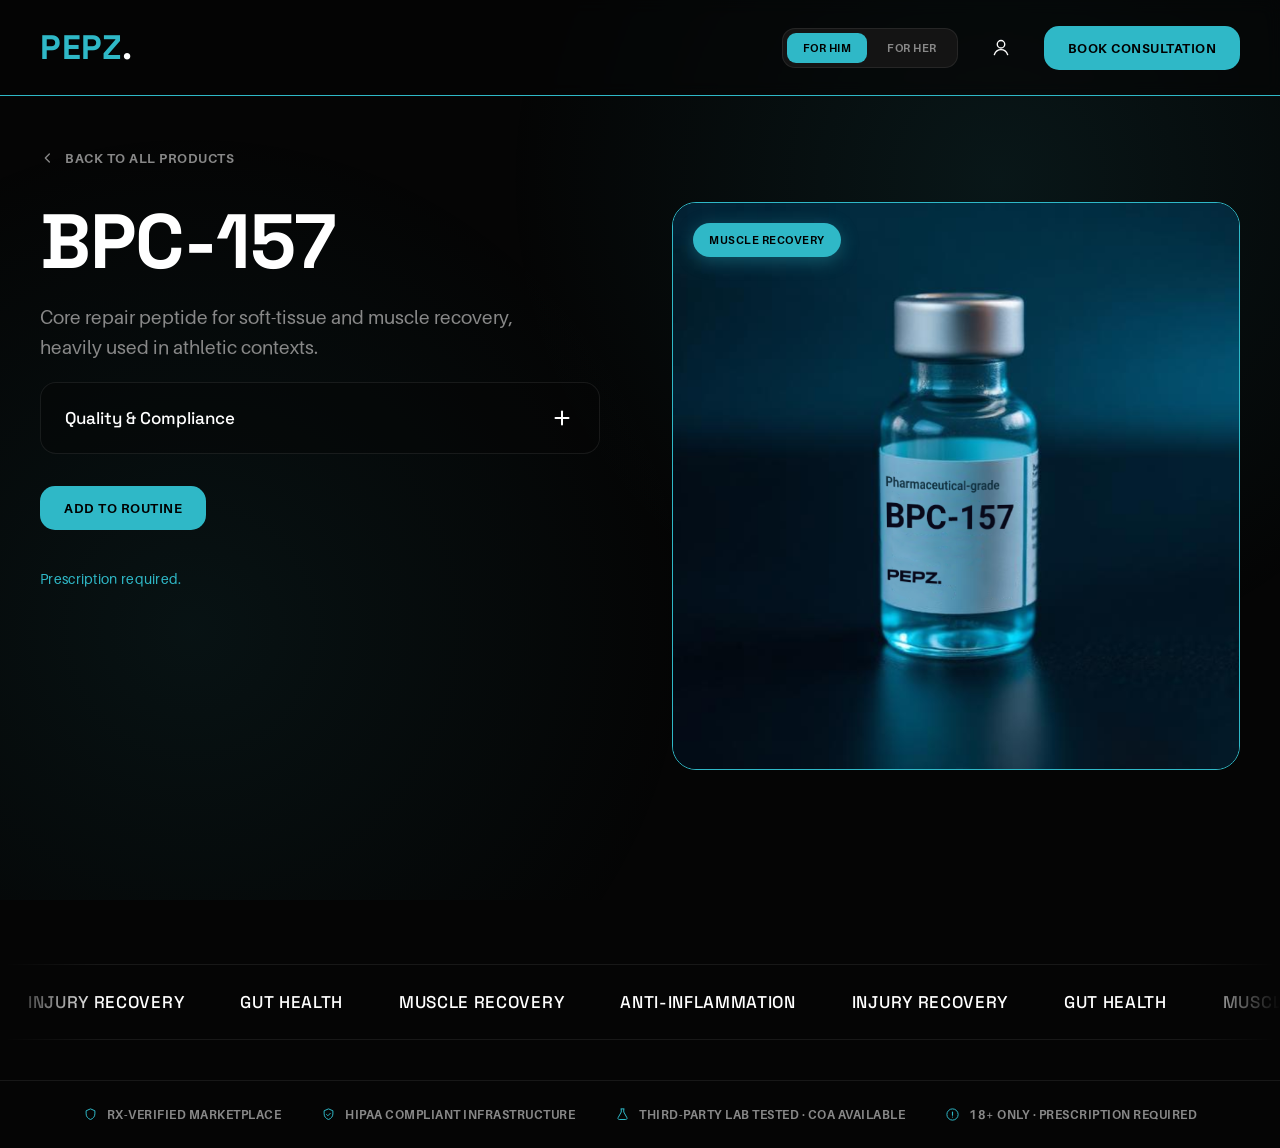
<file: products/bpc-157.html>
<!DOCTYPE html>
<html lang="en">
<head>
<meta charset="UTF-8">
<meta name="viewport" content="width=device-width, initial-scale=1.0">
<title>BPC-157 — PEPZ</title>
<meta name="description" content="Core repair peptide for soft-tissue and muscle recovery, heavily used in athletic contexts. Pharmaceutical-grade peptide, prescription required.">
<link rel="preconnect" href="https://fonts.googleapis.com">
<link rel="preconnect" href="https://fonts.gstatic.com" crossorigin>
<link href="https://fonts.googleapis.com/css2?family=Space+Grotesk:wght@400;500;700&display=swap" rel="stylesheet">
<link rel="stylesheet" href="../assets/product.css">
</head>
<body>
<div id="siteGradientBg" aria-hidden="true"></div>

<!-- ================= HEADER (shared site header) ================= -->
<header class="site-header" id="siteHeader">
  <a class="logo" href="../index.html#home"><span>PEPZ</span>.</a>
  <div class="header-actions">
    <div class="gender-switch" role="tablist" aria-label="Shop by">
      <button class="gender-switch-btn active" id="tabHim" data-gender="him" role="tab" aria-selected="true">For Him</button>
      <button class="gender-switch-btn" id="tabHer" data-gender="her" role="tab" aria-selected="false">For Her</button>
    </div>
    <button class="icon-btn" aria-label="Account / Sign in">
      <svg viewBox="0 0 24 24" fill="none" width="20" height="20"><path d="M12 12a4.5 4.5 0 1 0 0-9 4.5 4.5 0 0 0 0 9Z" stroke="currentColor" stroke-width="1.6"/><path d="M4 20c1.4-3.8 4.6-6 8-6s6.6 2.2 8 6" stroke="currentColor" stroke-width="1.6" stroke-linecap="round"/></svg>
    </button>
    <button class="btn-primary pdp-book" id="bookConsultBtn">Book Consultation</button>
  </div>
</header>

<!-- ================= PRODUCT DETAIL ================= -->
<main class="pdp">
  <a class="pdp-back" href="../index.html#productsView">
    <svg viewBox="0 0 24 24" fill="none"><path d="M14 6l-6 6 6 6" stroke="currentColor" stroke-width="2" stroke-linecap="round" stroke-linejoin="round"/></svg>
    Back to All Products
  </a>

  <div class="pdp-grid">
    <!-- LEFT: info -->
    <div class="pdp-info">
      <h1 class="pdp-name">BPC-157</h1>
      <p class="pdp-desc">Core repair peptide for soft-tissue and muscle recovery, heavily used in athletic contexts.</p>

      <div class="pdp-accordion" id="qcAccordion">
        <button class="pdp-accordion-head" id="qcToggle" aria-expanded="false" aria-controls="qcBody">
          <span>Quality &amp; Compliance</span>
          <span class="pdp-accordion-icon" aria-hidden="true"></span>
        </button>
        <div class="pdp-accordion-body" id="qcBody">
          <div>
            <ul class="pdp-accordion-list">
            <li>Compounded in a USA-certified <span class="accent">503A/503B</span> pharmacy</li>
            <li>Third-party tested with <span class="accent">full COA documentation</span></li>
            <li>Pharmaceutical-grade purity — prescription required</li>
            </ul>
          </div>
        </div>
      </div>

      <div class="pdp-cta-row">
        <button class="btn-primary" id="addRoutineBtn">Add To Routine</button>
      </div>

      <p class="pdp-rx">Prescription required.</p>
    </div>

    <!-- RIGHT: media -->
    <div class="pdp-media">
      <div class="pdp-stage">
        <span class="pdp-badge">Muscle Recovery</span>
        <div class="pdp-slides" id="pdpSlides">
        <div class="pdp-slide active"><img src="../assets/bpc-157-1-DvsU9HZn.png.png" alt="BPC-157 — pharmaceutical-grade vial"></div>
        </div>
      </div>
    </div>
  </div>
</main>

<!-- ================= TAG MARQUEE ================= -->
<div class="pdp-marquee" aria-hidden="true">
  <div class="pdp-marquee-inner"><span class="pdp-marquee-item">Injury Recovery</span><span class="pdp-marquee-item">Gut Health</span><span class="pdp-marquee-item">Muscle Recovery</span><span class="pdp-marquee-item">Anti-Inflammation</span><span class="pdp-marquee-item">Injury Recovery</span><span class="pdp-marquee-item">Gut Health</span><span class="pdp-marquee-item">Muscle Recovery</span><span class="pdp-marquee-item">Anti-Inflammation</span><span class="pdp-marquee-item">Injury Recovery</span><span class="pdp-marquee-item">Gut Health</span><span class="pdp-marquee-item">Muscle Recovery</span><span class="pdp-marquee-item">Anti-Inflammation</span><span class="pdp-marquee-item">Injury Recovery</span><span class="pdp-marquee-item">Gut Health</span><span class="pdp-marquee-item">Muscle Recovery</span><span class="pdp-marquee-item">Anti-Inflammation</span><span class="pdp-marquee-item">Injury Recovery</span><span class="pdp-marquee-item">Gut Health</span><span class="pdp-marquee-item">Muscle Recovery</span><span class="pdp-marquee-item">Anti-Inflammation</span><span class="pdp-marquee-item">Injury Recovery</span><span class="pdp-marquee-item">Gut Health</span><span class="pdp-marquee-item">Muscle Recovery</span><span class="pdp-marquee-item">Anti-Inflammation</span><span class="pdp-marquee-item">Injury Recovery</span><span class="pdp-marquee-item">Gut Health</span><span class="pdp-marquee-item">Muscle Recovery</span><span class="pdp-marquee-item">Anti-Inflammation</span><span class="pdp-marquee-item">Injury Recovery</span><span class="pdp-marquee-item">Gut Health</span><span class="pdp-marquee-item">Muscle Recovery</span><span class="pdp-marquee-item">Anti-Inflammation</span><span class="pdp-marquee-item">Injury Recovery</span><span class="pdp-marquee-item">Gut Health</span><span class="pdp-marquee-item">Muscle Recovery</span><span class="pdp-marquee-item">Anti-Inflammation</span><span class="pdp-marquee-item">Injury Recovery</span><span class="pdp-marquee-item">Gut Health</span><span class="pdp-marquee-item">Muscle Recovery</span><span class="pdp-marquee-item">Anti-Inflammation</span><span class="pdp-marquee-item">Injury Recovery</span><span class="pdp-marquee-item">Gut Health</span><span class="pdp-marquee-item">Muscle Recovery</span><span class="pdp-marquee-item">Anti-Inflammation</span><span class="pdp-marquee-item">Injury Recovery</span><span class="pdp-marquee-item">Gut Health</span><span class="pdp-marquee-item">Muscle Recovery</span><span class="pdp-marquee-item">Anti-Inflammation</span></div>
</div>

<!-- ================= TRUST BAR ================= -->
<footer class="pdp-trust">
  <div class="pdp-trust-inner">
    <span class="pdp-trust-item"><svg viewBox="0 0 24 24" fill="none"><path d="M12 3l7 3v5c0 4.5-3 7.6-7 9-4-1.4-7-4.5-7-9V6l7-3Z" stroke="currentColor" stroke-width="1.6"/></svg>Rx-Verified Marketplace</span>
    <span class="pdp-trust-item"><svg viewBox="0 0 24 24" fill="none"><path d="M12 3l7 3v5c0 4.5-3 7.6-7 9-4-1.4-7-4.5-7-9V6l7-3Z" stroke="currentColor" stroke-width="1.6"/><path d="M9 12l2 2 4-4" stroke="currentColor" stroke-width="1.6" stroke-linecap="round" stroke-linejoin="round"/></svg>HIPAA Compliant Infrastructure</span>
    <span class="pdp-trust-item"><svg viewBox="0 0 24 24" fill="none"><path d="M9 3h6M10 3v5l-5 9a2 2 0 0 0 1.8 3h10.4A2 2 0 0 0 19 17l-5-9V3" stroke="currentColor" stroke-width="1.6" stroke-linejoin="round"/></svg>Third-Party Lab Tested · COA Available</span>
    <span class="pdp-trust-item"><svg viewBox="0 0 24 24" fill="none"><circle cx="12" cy="12" r="9" stroke="currentColor" stroke-width="1.6"/><path d="M12 8v5M12 16h.01" stroke="currentColor" stroke-width="1.8" stroke-linecap="round"/></svg>18+ Only · Prescription Required</span>
  </div>
</footer>

<script>
(function(){
  /* ---- Quality & Compliance accordion ---- */
  var acc = document.getElementById('qcAccordion');
  var toggle = document.getElementById('qcToggle');
  toggle.addEventListener('click', function(){
    var open = acc.classList.toggle('open');
    toggle.setAttribute('aria-expanded', String(open));
  });

  /* ---- Image carousel (dots) ---- */
  var dots = Array.prototype.slice.call(document.querySelectorAll('.pdp-dot'));
  var slides = Array.prototype.slice.call(document.querySelectorAll('.pdp-slide'));
  dots.forEach(function(dot){
    dot.addEventListener('click', function(){
      var i = parseInt(dot.getAttribute('data-slide'), 10);
      dots.forEach(function(d){ d.classList.remove('active'); });
      slides.forEach(function(s){ s.classList.remove('active'); });
      dot.classList.add('active');
      if (slides[i]) slides[i].classList.add('active');
    });
  });

  /* ---- For Him / For Her theme switch (live re-theme, same as index.html) ---- */
  var tabHim = document.getElementById('tabHim');
  var tabHer = document.getElementById('tabHer');
  function setGender(g){
    var isHer = g === 'her';
    document.documentElement.classList.toggle('theme-her', isHer);
    tabHim.classList.toggle('active', !isHer);
    tabHim.setAttribute('aria-selected', String(!isHer));
    tabHer.classList.toggle('active', isHer);
    tabHer.setAttribute('aria-selected', String(isHer));
    try { localStorage.setItem('pepz-theme', g); } catch(e){}
  }
  tabHim.addEventListener('click', function(){ setGender('him'); });
  tabHer.addEventListener('click', function(){ setGender('her'); });

  /* ---- Header "Book Consultation" → main consultation flow ---- */
  var book = document.getElementById('bookConsultBtn');
  if (book) book.addEventListener('click', function(){ window.location.href = '../index.html#contact'; });

  /* ---- "Add To Routine" → Build My Routine section on the main site ---- */
  var routine = document.getElementById('addRoutineBtn');
  if (routine) routine.addEventListener('click', function(){ window.location.href = '../index.html#build-routine'; });
})();
</script>
</body>
</html>
</file>
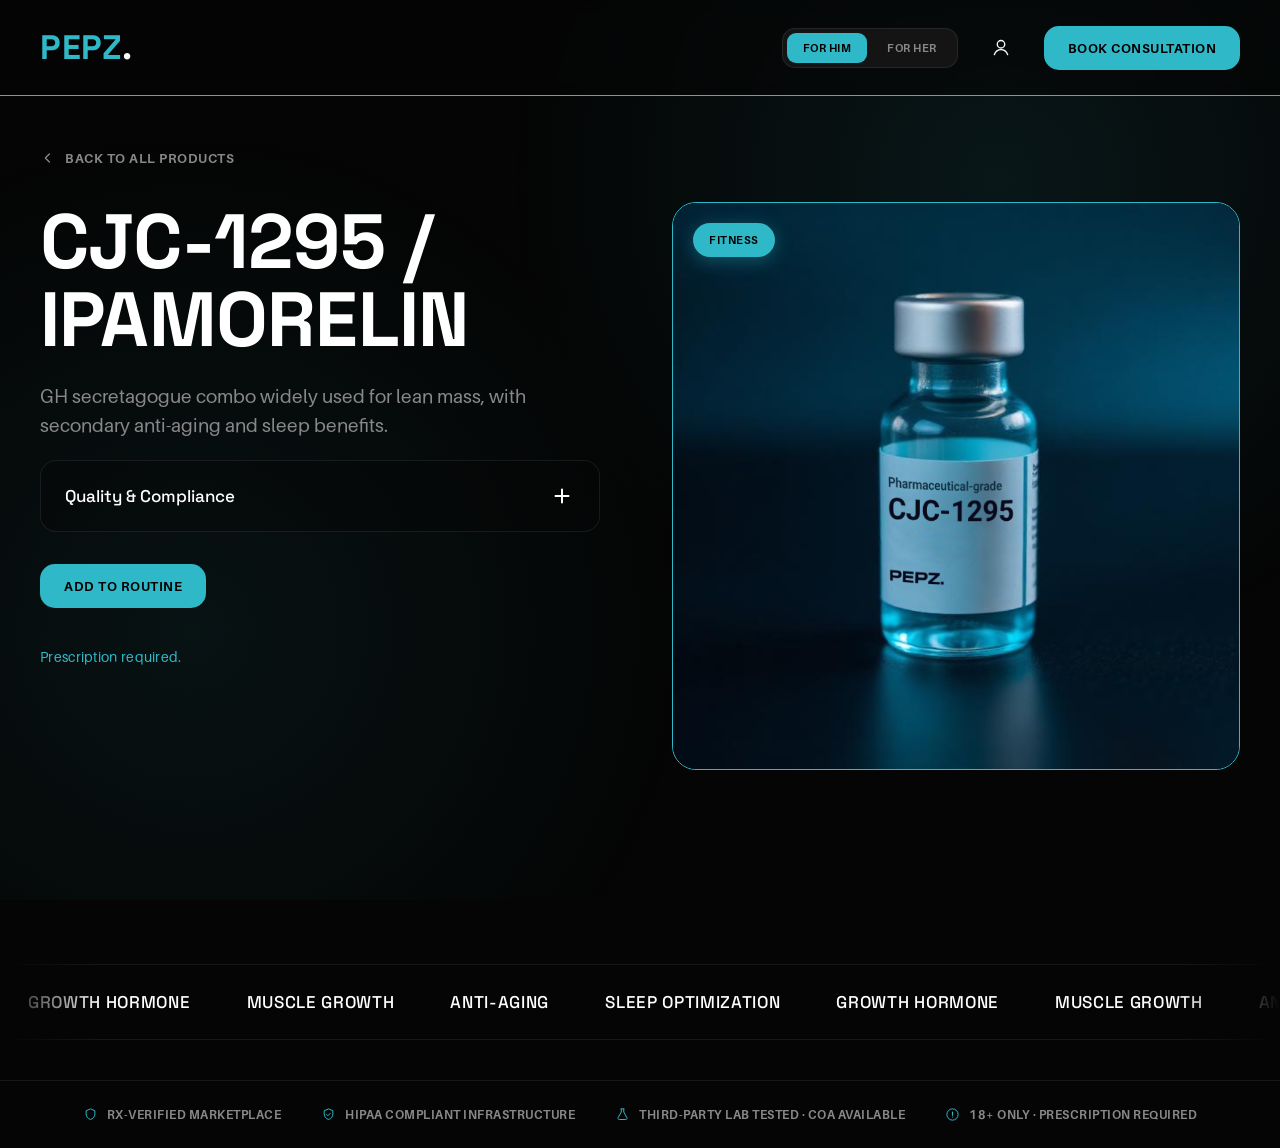
<file: products/cjc-1295-ipamorelin.html>
<!DOCTYPE html>
<html lang="en">
<head>
<meta charset="UTF-8">
<meta name="viewport" content="width=device-width, initial-scale=1.0">
<title>CJC-1295 / Ipamorelin — PEPZ</title>
<meta name="description" content="GH secretagogue combo widely used for lean mass, with secondary anti-aging and sleep benefits. Pharmaceutical-grade peptide, prescription required.">
<link rel="preconnect" href="https://fonts.googleapis.com">
<link rel="preconnect" href="https://fonts.gstatic.com" crossorigin>
<link href="https://fonts.googleapis.com/css2?family=Space+Grotesk:wght@400;500;700&display=swap" rel="stylesheet">
<link rel="stylesheet" href="../assets/product.css">
</head>
<body>
<div id="siteGradientBg" aria-hidden="true"></div>

<!-- ================= HEADER (shared site header) ================= -->
<header class="site-header" id="siteHeader">
  <a class="logo" href="../index.html#home"><span>PEPZ</span>.</a>
  <div class="header-actions">
    <div class="gender-switch" role="tablist" aria-label="Shop by">
      <button class="gender-switch-btn active" id="tabHim" data-gender="him" role="tab" aria-selected="true">For Him</button>
      <button class="gender-switch-btn" id="tabHer" data-gender="her" role="tab" aria-selected="false">For Her</button>
    </div>
    <button class="icon-btn" aria-label="Account / Sign in">
      <svg viewBox="0 0 24 24" fill="none" width="20" height="20"><path d="M12 12a4.5 4.5 0 1 0 0-9 4.5 4.5 0 0 0 0 9Z" stroke="currentColor" stroke-width="1.6"/><path d="M4 20c1.4-3.8 4.6-6 8-6s6.6 2.2 8 6" stroke="currentColor" stroke-width="1.6" stroke-linecap="round"/></svg>
    </button>
    <button class="btn-primary pdp-book" id="bookConsultBtn">Book Consultation</button>
  </div>
</header>

<!-- ================= PRODUCT DETAIL ================= -->
<main class="pdp">
  <a class="pdp-back" href="../index.html#productsView">
    <svg viewBox="0 0 24 24" fill="none"><path d="M14 6l-6 6 6 6" stroke="currentColor" stroke-width="2" stroke-linecap="round" stroke-linejoin="round"/></svg>
    Back to All Products
  </a>

  <div class="pdp-grid">
    <!-- LEFT: info -->
    <div class="pdp-info">
      <h1 class="pdp-name">CJC-1295 / Ipamorelin</h1>
      <p class="pdp-desc">GH secretagogue combo widely used for lean mass, with secondary anti-aging and sleep benefits.</p>

      <div class="pdp-accordion" id="qcAccordion">
        <button class="pdp-accordion-head" id="qcToggle" aria-expanded="false" aria-controls="qcBody">
          <span>Quality &amp; Compliance</span>
          <span class="pdp-accordion-icon" aria-hidden="true"></span>
        </button>
        <div class="pdp-accordion-body" id="qcBody">
          <div>
            <ul class="pdp-accordion-list">
            <li>Compounded in a USA-certified <span class="accent">503A/503B</span> pharmacy</li>
            <li>Third-party tested with <span class="accent">full COA documentation</span></li>
            <li>Pharmaceutical-grade purity — prescription required</li>
            </ul>
          </div>
        </div>
      </div>

      <div class="pdp-cta-row">
        <button class="btn-primary" id="addRoutineBtn">Add To Routine</button>
      </div>

      <p class="pdp-rx">Prescription required.</p>
    </div>

    <!-- RIGHT: media -->
    <div class="pdp-media">
      <div class="pdp-stage">
        <span class="pdp-badge">Fitness</span>
        <div class="pdp-slides" id="pdpSlides">
        <div class="pdp-slide active"><img src="../assets/cjc-1295-ipamorelin-1-JuJ36UDM.png.png" alt="CJC-1295 / Ipamorelin — pharmaceutical-grade vial"></div>
        </div>
      </div>
    </div>
  </div>
</main>

<!-- ================= TAG MARQUEE ================= -->
<div class="pdp-marquee" aria-hidden="true">
  <div class="pdp-marquee-inner"><span class="pdp-marquee-item">Growth Hormone</span><span class="pdp-marquee-item">Muscle Growth</span><span class="pdp-marquee-item">Anti-Aging</span><span class="pdp-marquee-item">Sleep Optimization</span><span class="pdp-marquee-item">Growth Hormone</span><span class="pdp-marquee-item">Muscle Growth</span><span class="pdp-marquee-item">Anti-Aging</span><span class="pdp-marquee-item">Sleep Optimization</span><span class="pdp-marquee-item">Growth Hormone</span><span class="pdp-marquee-item">Muscle Growth</span><span class="pdp-marquee-item">Anti-Aging</span><span class="pdp-marquee-item">Sleep Optimization</span><span class="pdp-marquee-item">Growth Hormone</span><span class="pdp-marquee-item">Muscle Growth</span><span class="pdp-marquee-item">Anti-Aging</span><span class="pdp-marquee-item">Sleep Optimization</span><span class="pdp-marquee-item">Growth Hormone</span><span class="pdp-marquee-item">Muscle Growth</span><span class="pdp-marquee-item">Anti-Aging</span><span class="pdp-marquee-item">Sleep Optimization</span><span class="pdp-marquee-item">Growth Hormone</span><span class="pdp-marquee-item">Muscle Growth</span><span class="pdp-marquee-item">Anti-Aging</span><span class="pdp-marquee-item">Sleep Optimization</span><span class="pdp-marquee-item">Growth Hormone</span><span class="pdp-marquee-item">Muscle Growth</span><span class="pdp-marquee-item">Anti-Aging</span><span class="pdp-marquee-item">Sleep Optimization</span><span class="pdp-marquee-item">Growth Hormone</span><span class="pdp-marquee-item">Muscle Growth</span><span class="pdp-marquee-item">Anti-Aging</span><span class="pdp-marquee-item">Sleep Optimization</span><span class="pdp-marquee-item">Growth Hormone</span><span class="pdp-marquee-item">Muscle Growth</span><span class="pdp-marquee-item">Anti-Aging</span><span class="pdp-marquee-item">Sleep Optimization</span><span class="pdp-marquee-item">Growth Hormone</span><span class="pdp-marquee-item">Muscle Growth</span><span class="pdp-marquee-item">Anti-Aging</span><span class="pdp-marquee-item">Sleep Optimization</span><span class="pdp-marquee-item">Growth Hormone</span><span class="pdp-marquee-item">Muscle Growth</span><span class="pdp-marquee-item">Anti-Aging</span><span class="pdp-marquee-item">Sleep Optimization</span><span class="pdp-marquee-item">Growth Hormone</span><span class="pdp-marquee-item">Muscle Growth</span><span class="pdp-marquee-item">Anti-Aging</span><span class="pdp-marquee-item">Sleep Optimization</span></div>
</div>

<!-- ================= TRUST BAR ================= -->
<footer class="pdp-trust">
  <div class="pdp-trust-inner">
    <span class="pdp-trust-item"><svg viewBox="0 0 24 24" fill="none"><path d="M12 3l7 3v5c0 4.5-3 7.6-7 9-4-1.4-7-4.5-7-9V6l7-3Z" stroke="currentColor" stroke-width="1.6"/></svg>Rx-Verified Marketplace</span>
    <span class="pdp-trust-item"><svg viewBox="0 0 24 24" fill="none"><path d="M12 3l7 3v5c0 4.5-3 7.6-7 9-4-1.4-7-4.5-7-9V6l7-3Z" stroke="currentColor" stroke-width="1.6"/><path d="M9 12l2 2 4-4" stroke="currentColor" stroke-width="1.6" stroke-linecap="round" stroke-linejoin="round"/></svg>HIPAA Compliant Infrastructure</span>
    <span class="pdp-trust-item"><svg viewBox="0 0 24 24" fill="none"><path d="M9 3h6M10 3v5l-5 9a2 2 0 0 0 1.8 3h10.4A2 2 0 0 0 19 17l-5-9V3" stroke="currentColor" stroke-width="1.6" stroke-linejoin="round"/></svg>Third-Party Lab Tested · COA Available</span>
    <span class="pdp-trust-item"><svg viewBox="0 0 24 24" fill="none"><circle cx="12" cy="12" r="9" stroke="currentColor" stroke-width="1.6"/><path d="M12 8v5M12 16h.01" stroke="currentColor" stroke-width="1.8" stroke-linecap="round"/></svg>18+ Only · Prescription Required</span>
  </div>
</footer>

<script>
(function(){
  /* ---- Quality & Compliance accordion ---- */
  var acc = document.getElementById('qcAccordion');
  var toggle = document.getElementById('qcToggle');
  toggle.addEventListener('click', function(){
    var open = acc.classList.toggle('open');
    toggle.setAttribute('aria-expanded', String(open));
  });

  /* ---- Image carousel (dots) ---- */
  var dots = Array.prototype.slice.call(document.querySelectorAll('.pdp-dot'));
  var slides = Array.prototype.slice.call(document.querySelectorAll('.pdp-slide'));
  dots.forEach(function(dot){
    dot.addEventListener('click', function(){
      var i = parseInt(dot.getAttribute('data-slide'), 10);
      dots.forEach(function(d){ d.classList.remove('active'); });
      slides.forEach(function(s){ s.classList.remove('active'); });
      dot.classList.add('active');
      if (slides[i]) slides[i].classList.add('active');
    });
  });

  /* ---- For Him / For Her theme switch (live re-theme, same as index.html) ---- */
  var tabHim = document.getElementById('tabHim');
  var tabHer = document.getElementById('tabHer');
  function setGender(g){
    var isHer = g === 'her';
    document.documentElement.classList.toggle('theme-her', isHer);
    tabHim.classList.toggle('active', !isHer);
    tabHim.setAttribute('aria-selected', String(!isHer));
    tabHer.classList.toggle('active', isHer);
    tabHer.setAttribute('aria-selected', String(isHer));
    try { localStorage.setItem('pepz-theme', g); } catch(e){}
  }
  tabHim.addEventListener('click', function(){ setGender('him'); });
  tabHer.addEventListener('click', function(){ setGender('her'); });

  /* ---- Header "Book Consultation" → main consultation flow ---- */
  var book = document.getElementById('bookConsultBtn');
  if (book) book.addEventListener('click', function(){ window.location.href = '../index.html#contact'; });

  /* ---- "Add To Routine" → Build My Routine section on the main site ---- */
  var routine = document.getElementById('addRoutineBtn');
  if (routine) routine.addEventListener('click', function(){ window.location.href = '../index.html#build-routine'; });
})();
</script>
</body>
</html>
</file>
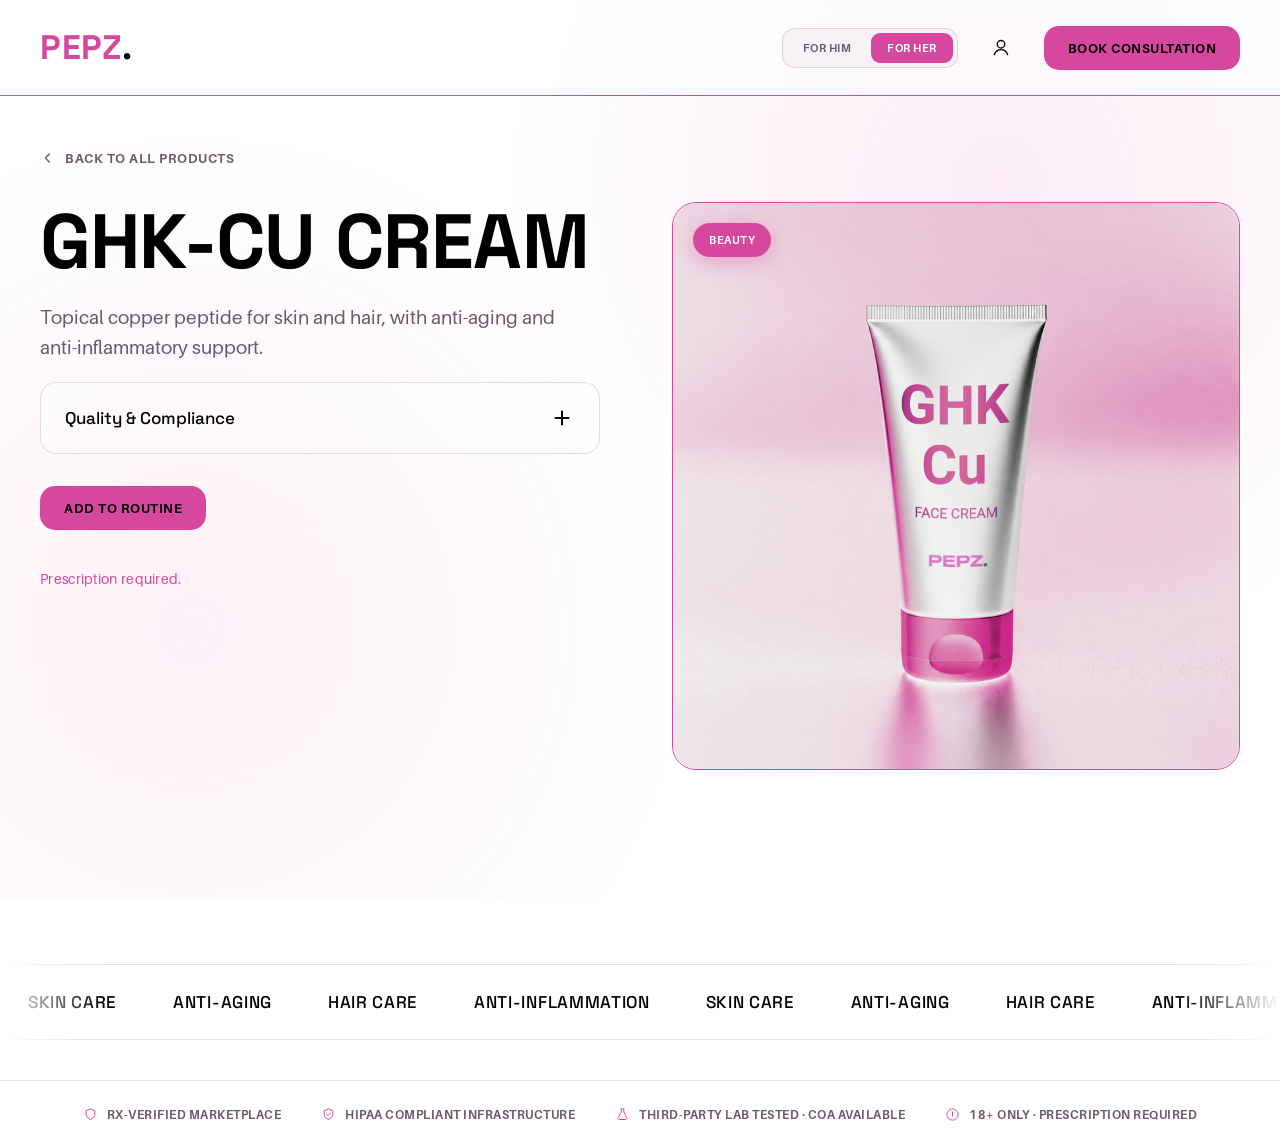
<file: products/ghk-cu-cream.html>
<!DOCTYPE html>
<html lang="en" class="theme-her">
<head>
<meta charset="UTF-8">
<meta name="viewport" content="width=device-width, initial-scale=1.0">
<title>GHK-Cu Cream — PEPZ</title>
<meta name="description" content="Topical copper peptide for skin and hair, with anti-aging and anti-inflammatory support. Pharmaceutical-grade peptide, prescription required.">
<link rel="preconnect" href="https://fonts.googleapis.com">
<link rel="preconnect" href="https://fonts.gstatic.com" crossorigin>
<link href="https://fonts.googleapis.com/css2?family=Space+Grotesk:wght@400;500;700&display=swap" rel="stylesheet">
<link rel="stylesheet" href="../assets/product.css">
</head>
<body>
<div id="siteGradientBg" aria-hidden="true"></div>

<!-- ================= HEADER (shared site header) ================= -->
<header class="site-header" id="siteHeader">
  <a class="logo" href="../index.html#home"><span>PEPZ</span>.</a>
  <div class="header-actions">
    <div class="gender-switch" role="tablist" aria-label="Shop by">
      <button class="gender-switch-btn" id="tabHim" data-gender="him" role="tab" aria-selected="false">For Him</button>
      <button class="gender-switch-btn active" id="tabHer" data-gender="her" role="tab" aria-selected="true">For Her</button>
    </div>
    <button class="icon-btn" aria-label="Account / Sign in">
      <svg viewBox="0 0 24 24" fill="none" width="20" height="20"><path d="M12 12a4.5 4.5 0 1 0 0-9 4.5 4.5 0 0 0 0 9Z" stroke="currentColor" stroke-width="1.6"/><path d="M4 20c1.4-3.8 4.6-6 8-6s6.6 2.2 8 6" stroke="currentColor" stroke-width="1.6" stroke-linecap="round"/></svg>
    </button>
    <button class="btn-primary pdp-book" id="bookConsultBtn">Book Consultation</button>
  </div>
</header>

<!-- ================= PRODUCT DETAIL ================= -->
<main class="pdp">
  <a class="pdp-back" href="../index.html#productsView">
    <svg viewBox="0 0 24 24" fill="none"><path d="M14 6l-6 6 6 6" stroke="currentColor" stroke-width="2" stroke-linecap="round" stroke-linejoin="round"/></svg>
    Back to All Products
  </a>

  <div class="pdp-grid">
    <!-- LEFT: info -->
    <div class="pdp-info">
      <h1 class="pdp-name">GHK-Cu Cream</h1>
      <p class="pdp-desc">Topical copper peptide for skin and hair, with anti-aging and anti-inflammatory support.</p>

      <div class="pdp-accordion" id="qcAccordion">
        <button class="pdp-accordion-head" id="qcToggle" aria-expanded="false" aria-controls="qcBody">
          <span>Quality &amp; Compliance</span>
          <span class="pdp-accordion-icon" aria-hidden="true"></span>
        </button>
        <div class="pdp-accordion-body" id="qcBody">
          <div>
            <ul class="pdp-accordion-list">
            <li>Compounded in a USA-certified <span class="accent">503A/503B</span> pharmacy</li>
            <li>Third-party tested with <span class="accent">full COA documentation</span></li>
            <li>Pharmaceutical-grade purity — prescription required</li>
            </ul>
          </div>
        </div>
      </div>

      <div class="pdp-cta-row">
        <button class="btn-primary" id="addRoutineBtn">Add To Routine</button>
      </div>

      <p class="pdp-rx">Prescription required.</p>
    </div>

    <!-- RIGHT: media -->
    <div class="pdp-media">
      <div class="pdp-stage">
        <span class="pdp-badge">Beauty</span>
        <div class="pdp-slides" id="pdpSlides">
        <div class="pdp-slide active"><img src="../assets/ghkcucreamwomen.png" alt="GHK-Cu Cream — pharmaceutical-grade vial"></div>
        </div>
      </div>
    </div>
  </div>
</main>

<!-- ================= TAG MARQUEE ================= -->
<div class="pdp-marquee" aria-hidden="true">
  <div class="pdp-marquee-inner"><span class="pdp-marquee-item">Skin Care</span><span class="pdp-marquee-item">Anti-Aging</span><span class="pdp-marquee-item">Hair Care</span><span class="pdp-marquee-item">Anti-Inflammation</span><span class="pdp-marquee-item">Skin Care</span><span class="pdp-marquee-item">Anti-Aging</span><span class="pdp-marquee-item">Hair Care</span><span class="pdp-marquee-item">Anti-Inflammation</span><span class="pdp-marquee-item">Skin Care</span><span class="pdp-marquee-item">Anti-Aging</span><span class="pdp-marquee-item">Hair Care</span><span class="pdp-marquee-item">Anti-Inflammation</span><span class="pdp-marquee-item">Skin Care</span><span class="pdp-marquee-item">Anti-Aging</span><span class="pdp-marquee-item">Hair Care</span><span class="pdp-marquee-item">Anti-Inflammation</span><span class="pdp-marquee-item">Skin Care</span><span class="pdp-marquee-item">Anti-Aging</span><span class="pdp-marquee-item">Hair Care</span><span class="pdp-marquee-item">Anti-Inflammation</span><span class="pdp-marquee-item">Skin Care</span><span class="pdp-marquee-item">Anti-Aging</span><span class="pdp-marquee-item">Hair Care</span><span class="pdp-marquee-item">Anti-Inflammation</span><span class="pdp-marquee-item">Skin Care</span><span class="pdp-marquee-item">Anti-Aging</span><span class="pdp-marquee-item">Hair Care</span><span class="pdp-marquee-item">Anti-Inflammation</span><span class="pdp-marquee-item">Skin Care</span><span class="pdp-marquee-item">Anti-Aging</span><span class="pdp-marquee-item">Hair Care</span><span class="pdp-marquee-item">Anti-Inflammation</span><span class="pdp-marquee-item">Skin Care</span><span class="pdp-marquee-item">Anti-Aging</span><span class="pdp-marquee-item">Hair Care</span><span class="pdp-marquee-item">Anti-Inflammation</span><span class="pdp-marquee-item">Skin Care</span><span class="pdp-marquee-item">Anti-Aging</span><span class="pdp-marquee-item">Hair Care</span><span class="pdp-marquee-item">Anti-Inflammation</span><span class="pdp-marquee-item">Skin Care</span><span class="pdp-marquee-item">Anti-Aging</span><span class="pdp-marquee-item">Hair Care</span><span class="pdp-marquee-item">Anti-Inflammation</span><span class="pdp-marquee-item">Skin Care</span><span class="pdp-marquee-item">Anti-Aging</span><span class="pdp-marquee-item">Hair Care</span><span class="pdp-marquee-item">Anti-Inflammation</span></div>
</div>

<!-- ================= TRUST BAR ================= -->
<footer class="pdp-trust">
  <div class="pdp-trust-inner">
    <span class="pdp-trust-item"><svg viewBox="0 0 24 24" fill="none"><path d="M12 3l7 3v5c0 4.5-3 7.6-7 9-4-1.4-7-4.5-7-9V6l7-3Z" stroke="currentColor" stroke-width="1.6"/></svg>Rx-Verified Marketplace</span>
    <span class="pdp-trust-item"><svg viewBox="0 0 24 24" fill="none"><path d="M12 3l7 3v5c0 4.5-3 7.6-7 9-4-1.4-7-4.5-7-9V6l7-3Z" stroke="currentColor" stroke-width="1.6"/><path d="M9 12l2 2 4-4" stroke="currentColor" stroke-width="1.6" stroke-linecap="round" stroke-linejoin="round"/></svg>HIPAA Compliant Infrastructure</span>
    <span class="pdp-trust-item"><svg viewBox="0 0 24 24" fill="none"><path d="M9 3h6M10 3v5l-5 9a2 2 0 0 0 1.8 3h10.4A2 2 0 0 0 19 17l-5-9V3" stroke="currentColor" stroke-width="1.6" stroke-linejoin="round"/></svg>Third-Party Lab Tested · COA Available</span>
    <span class="pdp-trust-item"><svg viewBox="0 0 24 24" fill="none"><circle cx="12" cy="12" r="9" stroke="currentColor" stroke-width="1.6"/><path d="M12 8v5M12 16h.01" stroke="currentColor" stroke-width="1.8" stroke-linecap="round"/></svg>18+ Only · Prescription Required</span>
  </div>
</footer>

<script>
(function(){
  /* ---- Quality & Compliance accordion ---- */
  var acc = document.getElementById('qcAccordion');
  var toggle = document.getElementById('qcToggle');
  toggle.addEventListener('click', function(){
    var open = acc.classList.toggle('open');
    toggle.setAttribute('aria-expanded', String(open));
  });

  /* ---- Image carousel (dots) ---- */
  var dots = Array.prototype.slice.call(document.querySelectorAll('.pdp-dot'));
  var slides = Array.prototype.slice.call(document.querySelectorAll('.pdp-slide'));
  dots.forEach(function(dot){
    dot.addEventListener('click', function(){
      var i = parseInt(dot.getAttribute('data-slide'), 10);
      dots.forEach(function(d){ d.classList.remove('active'); });
      slides.forEach(function(s){ s.classList.remove('active'); });
      dot.classList.add('active');
      if (slides[i]) slides[i].classList.add('active');
    });
  });

  /* ---- For Him / For Her theme switch (live re-theme, same as index.html) ---- */
  var tabHim = document.getElementById('tabHim');
  var tabHer = document.getElementById('tabHer');
  function setGender(g){
    var isHer = g === 'her';
    document.documentElement.classList.toggle('theme-her', isHer);
    tabHim.classList.toggle('active', !isHer);
    tabHim.setAttribute('aria-selected', String(!isHer));
    tabHer.classList.toggle('active', isHer);
    tabHer.setAttribute('aria-selected', String(isHer));
    try { localStorage.setItem('pepz-theme', g); } catch(e){}
  }
  tabHim.addEventListener('click', function(){ setGender('him'); });
  tabHer.addEventListener('click', function(){ setGender('her'); });

  /* ---- Header "Book Consultation" → main consultation flow ---- */
  var book = document.getElementById('bookConsultBtn');
  if (book) book.addEventListener('click', function(){ window.location.href = '../index.html#contact'; });

  /* ---- "Add To Routine" → Build My Routine section on the main site ---- */
  var routine = document.getElementById('addRoutineBtn');
  if (routine) routine.addEventListener('click', function(){ window.location.href = '../index.html#build-routine'; });
})();
</script>
</body>
</html>
</file>
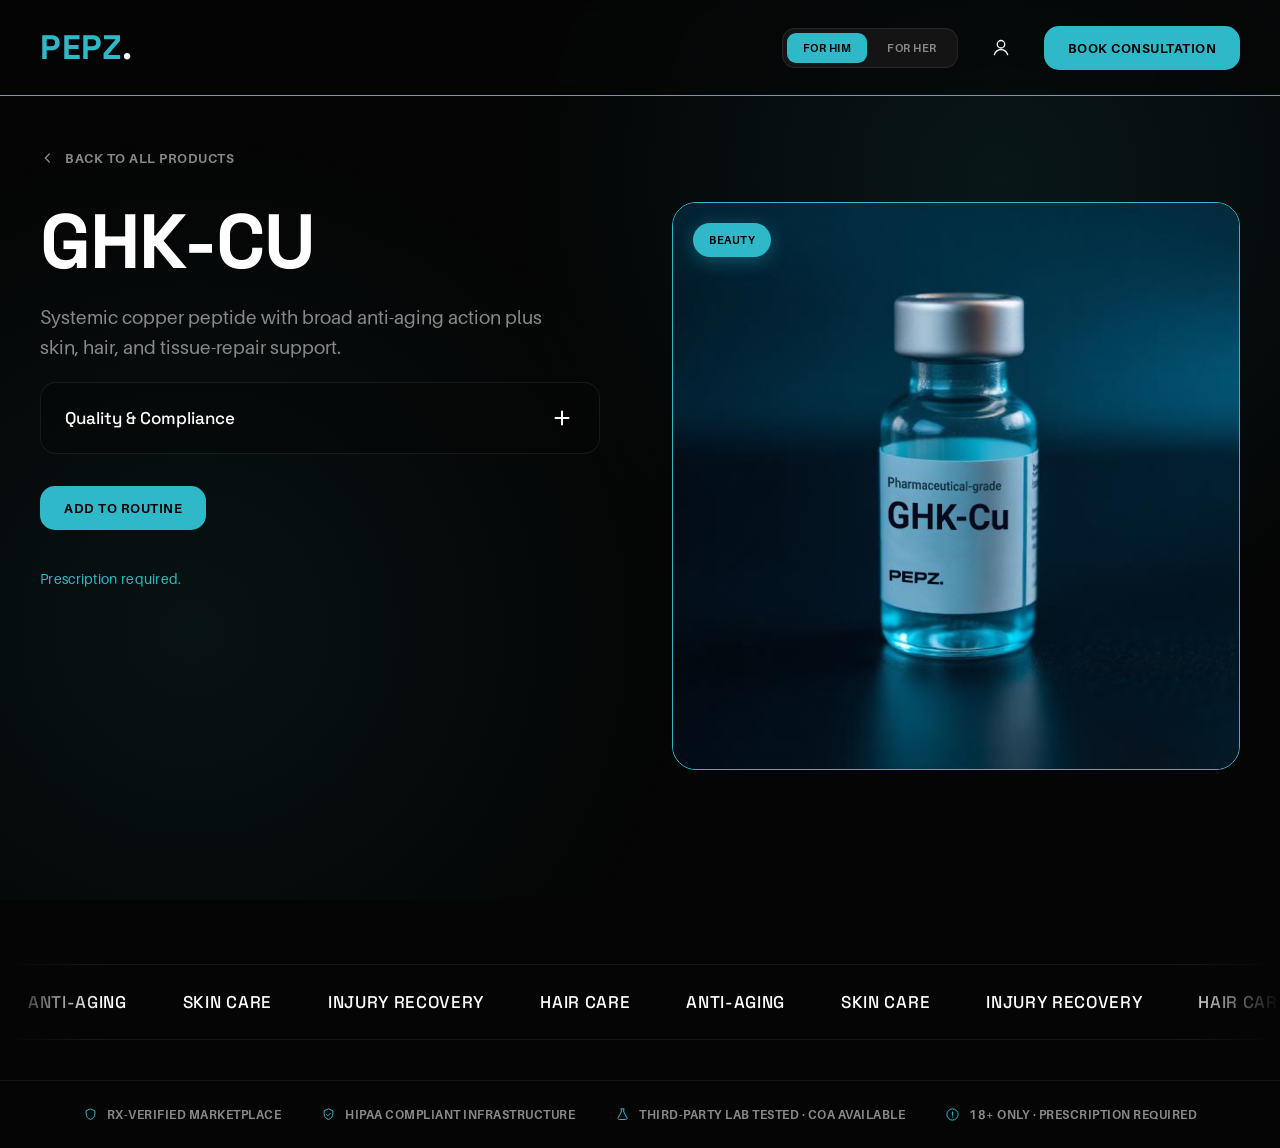
<file: products/ghk-cu.html>
<!DOCTYPE html>
<html lang="en">
<head>
<meta charset="UTF-8">
<meta name="viewport" content="width=device-width, initial-scale=1.0">
<title>GHK-Cu — PEPZ</title>
<meta name="description" content="Systemic copper peptide with broad anti-aging action plus skin, hair, and tissue-repair support. Pharmaceutical-grade peptide, prescription required.">
<link rel="preconnect" href="https://fonts.googleapis.com">
<link rel="preconnect" href="https://fonts.gstatic.com" crossorigin>
<link href="https://fonts.googleapis.com/css2?family=Space+Grotesk:wght@400;500;700&display=swap" rel="stylesheet">
<link rel="stylesheet" href="../assets/product.css">
</head>
<body>
<div id="siteGradientBg" aria-hidden="true"></div>

<!-- ================= HEADER (shared site header) ================= -->
<header class="site-header" id="siteHeader">
  <a class="logo" href="../index.html#home"><span>PEPZ</span>.</a>
  <div class="header-actions">
    <div class="gender-switch" role="tablist" aria-label="Shop by">
      <button class="gender-switch-btn active" id="tabHim" data-gender="him" role="tab" aria-selected="true">For Him</button>
      <button class="gender-switch-btn" id="tabHer" data-gender="her" role="tab" aria-selected="false">For Her</button>
    </div>
    <button class="icon-btn" aria-label="Account / Sign in">
      <svg viewBox="0 0 24 24" fill="none" width="20" height="20"><path d="M12 12a4.5 4.5 0 1 0 0-9 4.5 4.5 0 0 0 0 9Z" stroke="currentColor" stroke-width="1.6"/><path d="M4 20c1.4-3.8 4.6-6 8-6s6.6 2.2 8 6" stroke="currentColor" stroke-width="1.6" stroke-linecap="round"/></svg>
    </button>
    <button class="btn-primary pdp-book" id="bookConsultBtn">Book Consultation</button>
  </div>
</header>

<!-- ================= PRODUCT DETAIL ================= -->
<main class="pdp">
  <a class="pdp-back" href="../index.html#productsView">
    <svg viewBox="0 0 24 24" fill="none"><path d="M14 6l-6 6 6 6" stroke="currentColor" stroke-width="2" stroke-linecap="round" stroke-linejoin="round"/></svg>
    Back to All Products
  </a>

  <div class="pdp-grid">
    <!-- LEFT: info -->
    <div class="pdp-info">
      <h1 class="pdp-name">GHK-Cu</h1>
      <p class="pdp-desc">Systemic copper peptide with broad anti-aging action plus skin, hair, and tissue-repair support.</p>

      <div class="pdp-accordion" id="qcAccordion">
        <button class="pdp-accordion-head" id="qcToggle" aria-expanded="false" aria-controls="qcBody">
          <span>Quality &amp; Compliance</span>
          <span class="pdp-accordion-icon" aria-hidden="true"></span>
        </button>
        <div class="pdp-accordion-body" id="qcBody">
          <div>
            <ul class="pdp-accordion-list">
            <li>Compounded in a USA-certified <span class="accent">503A/503B</span> pharmacy</li>
            <li>Third-party tested with <span class="accent">full COA documentation</span></li>
            <li>Pharmaceutical-grade purity — prescription required</li>
            </ul>
          </div>
        </div>
      </div>

      <div class="pdp-cta-row">
        <button class="btn-primary" id="addRoutineBtn">Add To Routine</button>
      </div>

      <p class="pdp-rx">Prescription required.</p>
    </div>

    <!-- RIGHT: media -->
    <div class="pdp-media">
      <div class="pdp-stage">
        <span class="pdp-badge">Beauty</span>
        <div class="pdp-slides" id="pdpSlides">
        <div class="pdp-slide active"><img src="../assets/ghk-cu-1-vI4S7jS2.png.png" alt="GHK-Cu — pharmaceutical-grade vial"></div>
        </div>
      </div>
    </div>
  </div>
</main>

<!-- ================= TAG MARQUEE ================= -->
<div class="pdp-marquee" aria-hidden="true">
  <div class="pdp-marquee-inner"><span class="pdp-marquee-item">Anti-Aging</span><span class="pdp-marquee-item">Skin Care</span><span class="pdp-marquee-item">Injury Recovery</span><span class="pdp-marquee-item">Hair Care</span><span class="pdp-marquee-item">Anti-Aging</span><span class="pdp-marquee-item">Skin Care</span><span class="pdp-marquee-item">Injury Recovery</span><span class="pdp-marquee-item">Hair Care</span><span class="pdp-marquee-item">Anti-Aging</span><span class="pdp-marquee-item">Skin Care</span><span class="pdp-marquee-item">Injury Recovery</span><span class="pdp-marquee-item">Hair Care</span><span class="pdp-marquee-item">Anti-Aging</span><span class="pdp-marquee-item">Skin Care</span><span class="pdp-marquee-item">Injury Recovery</span><span class="pdp-marquee-item">Hair Care</span><span class="pdp-marquee-item">Anti-Aging</span><span class="pdp-marquee-item">Skin Care</span><span class="pdp-marquee-item">Injury Recovery</span><span class="pdp-marquee-item">Hair Care</span><span class="pdp-marquee-item">Anti-Aging</span><span class="pdp-marquee-item">Skin Care</span><span class="pdp-marquee-item">Injury Recovery</span><span class="pdp-marquee-item">Hair Care</span><span class="pdp-marquee-item">Anti-Aging</span><span class="pdp-marquee-item">Skin Care</span><span class="pdp-marquee-item">Injury Recovery</span><span class="pdp-marquee-item">Hair Care</span><span class="pdp-marquee-item">Anti-Aging</span><span class="pdp-marquee-item">Skin Care</span><span class="pdp-marquee-item">Injury Recovery</span><span class="pdp-marquee-item">Hair Care</span><span class="pdp-marquee-item">Anti-Aging</span><span class="pdp-marquee-item">Skin Care</span><span class="pdp-marquee-item">Injury Recovery</span><span class="pdp-marquee-item">Hair Care</span><span class="pdp-marquee-item">Anti-Aging</span><span class="pdp-marquee-item">Skin Care</span><span class="pdp-marquee-item">Injury Recovery</span><span class="pdp-marquee-item">Hair Care</span><span class="pdp-marquee-item">Anti-Aging</span><span class="pdp-marquee-item">Skin Care</span><span class="pdp-marquee-item">Injury Recovery</span><span class="pdp-marquee-item">Hair Care</span><span class="pdp-marquee-item">Anti-Aging</span><span class="pdp-marquee-item">Skin Care</span><span class="pdp-marquee-item">Injury Recovery</span><span class="pdp-marquee-item">Hair Care</span></div>
</div>

<!-- ================= TRUST BAR ================= -->
<footer class="pdp-trust">
  <div class="pdp-trust-inner">
    <span class="pdp-trust-item"><svg viewBox="0 0 24 24" fill="none"><path d="M12 3l7 3v5c0 4.5-3 7.6-7 9-4-1.4-7-4.5-7-9V6l7-3Z" stroke="currentColor" stroke-width="1.6"/></svg>Rx-Verified Marketplace</span>
    <span class="pdp-trust-item"><svg viewBox="0 0 24 24" fill="none"><path d="M12 3l7 3v5c0 4.5-3 7.6-7 9-4-1.4-7-4.5-7-9V6l7-3Z" stroke="currentColor" stroke-width="1.6"/><path d="M9 12l2 2 4-4" stroke="currentColor" stroke-width="1.6" stroke-linecap="round" stroke-linejoin="round"/></svg>HIPAA Compliant Infrastructure</span>
    <span class="pdp-trust-item"><svg viewBox="0 0 24 24" fill="none"><path d="M9 3h6M10 3v5l-5 9a2 2 0 0 0 1.8 3h10.4A2 2 0 0 0 19 17l-5-9V3" stroke="currentColor" stroke-width="1.6" stroke-linejoin="round"/></svg>Third-Party Lab Tested · COA Available</span>
    <span class="pdp-trust-item"><svg viewBox="0 0 24 24" fill="none"><circle cx="12" cy="12" r="9" stroke="currentColor" stroke-width="1.6"/><path d="M12 8v5M12 16h.01" stroke="currentColor" stroke-width="1.8" stroke-linecap="round"/></svg>18+ Only · Prescription Required</span>
  </div>
</footer>

<script>
(function(){
  /* ---- Quality & Compliance accordion ---- */
  var acc = document.getElementById('qcAccordion');
  var toggle = document.getElementById('qcToggle');
  toggle.addEventListener('click', function(){
    var open = acc.classList.toggle('open');
    toggle.setAttribute('aria-expanded', String(open));
  });

  /* ---- Image carousel (dots) ---- */
  var dots = Array.prototype.slice.call(document.querySelectorAll('.pdp-dot'));
  var slides = Array.prototype.slice.call(document.querySelectorAll('.pdp-slide'));
  dots.forEach(function(dot){
    dot.addEventListener('click', function(){
      var i = parseInt(dot.getAttribute('data-slide'), 10);
      dots.forEach(function(d){ d.classList.remove('active'); });
      slides.forEach(function(s){ s.classList.remove('active'); });
      dot.classList.add('active');
      if (slides[i]) slides[i].classList.add('active');
    });
  });

  /* ---- For Him / For Her theme switch (live re-theme, same as index.html) ---- */
  var tabHim = document.getElementById('tabHim');
  var tabHer = document.getElementById('tabHer');
  function setGender(g){
    var isHer = g === 'her';
    document.documentElement.classList.toggle('theme-her', isHer);
    tabHim.classList.toggle('active', !isHer);
    tabHim.setAttribute('aria-selected', String(!isHer));
    tabHer.classList.toggle('active', isHer);
    tabHer.setAttribute('aria-selected', String(isHer));
    try { localStorage.setItem('pepz-theme', g); } catch(e){}
  }
  tabHim.addEventListener('click', function(){ setGender('him'); });
  tabHer.addEventListener('click', function(){ setGender('her'); });

  /* ---- Header "Book Consultation" → main consultation flow ---- */
  var book = document.getElementById('bookConsultBtn');
  if (book) book.addEventListener('click', function(){ window.location.href = '../index.html#contact'; });

  /* ---- "Add To Routine" → Build My Routine section on the main site ---- */
  var routine = document.getElementById('addRoutineBtn');
  if (routine) routine.addEventListener('click', function(){ window.location.href = '../index.html#build-routine'; });
})();
</script>
</body>
</html>
</file>
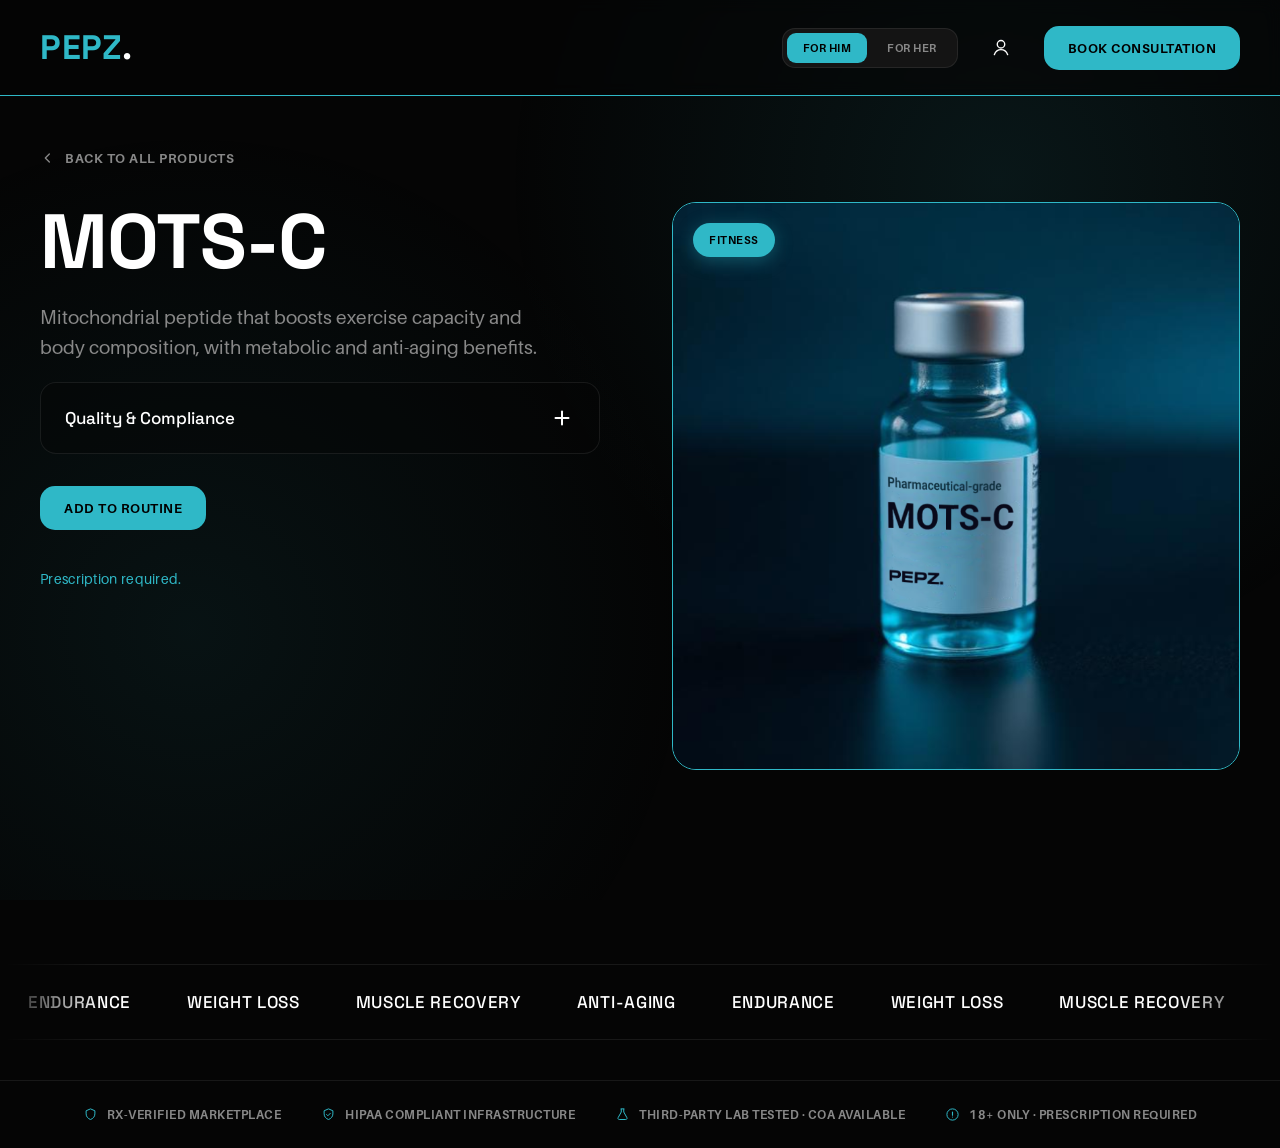
<file: products/mots-c.html>
<!DOCTYPE html>
<html lang="en">
<head>
<meta charset="UTF-8">
<meta name="viewport" content="width=device-width, initial-scale=1.0">
<title>MOTS-C — PEPZ</title>
<meta name="description" content="Mitochondrial peptide that boosts exercise capacity and body composition, with metabolic and anti-aging benefits. Pharmaceutical-grade peptide, prescription required.">
<link rel="preconnect" href="https://fonts.googleapis.com">
<link rel="preconnect" href="https://fonts.gstatic.com" crossorigin>
<link href="https://fonts.googleapis.com/css2?family=Space+Grotesk:wght@400;500;700&display=swap" rel="stylesheet">
<link rel="stylesheet" href="../assets/product.css">
</head>
<body>
<div id="siteGradientBg" aria-hidden="true"></div>

<!-- ================= HEADER (shared site header) ================= -->
<header class="site-header" id="siteHeader">
  <a class="logo" href="../index.html#home"><span>PEPZ</span>.</a>
  <div class="header-actions">
    <div class="gender-switch" role="tablist" aria-label="Shop by">
      <button class="gender-switch-btn active" id="tabHim" data-gender="him" role="tab" aria-selected="true">For Him</button>
      <button class="gender-switch-btn" id="tabHer" data-gender="her" role="tab" aria-selected="false">For Her</button>
    </div>
    <button class="icon-btn" aria-label="Account / Sign in">
      <svg viewBox="0 0 24 24" fill="none" width="20" height="20"><path d="M12 12a4.5 4.5 0 1 0 0-9 4.5 4.5 0 0 0 0 9Z" stroke="currentColor" stroke-width="1.6"/><path d="M4 20c1.4-3.8 4.6-6 8-6s6.6 2.2 8 6" stroke="currentColor" stroke-width="1.6" stroke-linecap="round"/></svg>
    </button>
    <button class="btn-primary pdp-book" id="bookConsultBtn">Book Consultation</button>
  </div>
</header>

<!-- ================= PRODUCT DETAIL ================= -->
<main class="pdp">
  <a class="pdp-back" href="../index.html#productsView">
    <svg viewBox="0 0 24 24" fill="none"><path d="M14 6l-6 6 6 6" stroke="currentColor" stroke-width="2" stroke-linecap="round" stroke-linejoin="round"/></svg>
    Back to All Products
  </a>

  <div class="pdp-grid">
    <!-- LEFT: info -->
    <div class="pdp-info">
      <h1 class="pdp-name">MOTS-C</h1>
      <p class="pdp-desc">Mitochondrial peptide that boosts exercise capacity and body composition, with metabolic and anti-aging benefits.</p>

      <div class="pdp-accordion" id="qcAccordion">
        <button class="pdp-accordion-head" id="qcToggle" aria-expanded="false" aria-controls="qcBody">
          <span>Quality &amp; Compliance</span>
          <span class="pdp-accordion-icon" aria-hidden="true"></span>
        </button>
        <div class="pdp-accordion-body" id="qcBody">
          <div>
            <ul class="pdp-accordion-list">
            <li>Compounded in a USA-certified <span class="accent">503A/503B</span> pharmacy</li>
            <li>Third-party tested with <span class="accent">full COA documentation</span></li>
            <li>Pharmaceutical-grade purity — prescription required</li>
            </ul>
          </div>
        </div>
      </div>

      <div class="pdp-cta-row">
        <button class="btn-primary" id="addRoutineBtn">Add To Routine</button>
      </div>

      <p class="pdp-rx">Prescription required.</p>
    </div>

    <!-- RIGHT: media -->
    <div class="pdp-media">
      <div class="pdp-stage">
        <span class="pdp-badge">Fitness</span>
        <div class="pdp-slides" id="pdpSlides">
        <div class="pdp-slide active"><img src="../assets/mots-c-1-BcuMa1MT.png.png" alt="MOTS-C — pharmaceutical-grade vial"></div>
        </div>
      </div>
    </div>
  </div>
</main>

<!-- ================= TAG MARQUEE ================= -->
<div class="pdp-marquee" aria-hidden="true">
  <div class="pdp-marquee-inner"><span class="pdp-marquee-item">Endurance</span><span class="pdp-marquee-item">Weight Loss</span><span class="pdp-marquee-item">Muscle Recovery</span><span class="pdp-marquee-item">Anti-Aging</span><span class="pdp-marquee-item">Endurance</span><span class="pdp-marquee-item">Weight Loss</span><span class="pdp-marquee-item">Muscle Recovery</span><span class="pdp-marquee-item">Anti-Aging</span><span class="pdp-marquee-item">Endurance</span><span class="pdp-marquee-item">Weight Loss</span><span class="pdp-marquee-item">Muscle Recovery</span><span class="pdp-marquee-item">Anti-Aging</span><span class="pdp-marquee-item">Endurance</span><span class="pdp-marquee-item">Weight Loss</span><span class="pdp-marquee-item">Muscle Recovery</span><span class="pdp-marquee-item">Anti-Aging</span><span class="pdp-marquee-item">Endurance</span><span class="pdp-marquee-item">Weight Loss</span><span class="pdp-marquee-item">Muscle Recovery</span><span class="pdp-marquee-item">Anti-Aging</span><span class="pdp-marquee-item">Endurance</span><span class="pdp-marquee-item">Weight Loss</span><span class="pdp-marquee-item">Muscle Recovery</span><span class="pdp-marquee-item">Anti-Aging</span><span class="pdp-marquee-item">Endurance</span><span class="pdp-marquee-item">Weight Loss</span><span class="pdp-marquee-item">Muscle Recovery</span><span class="pdp-marquee-item">Anti-Aging</span><span class="pdp-marquee-item">Endurance</span><span class="pdp-marquee-item">Weight Loss</span><span class="pdp-marquee-item">Muscle Recovery</span><span class="pdp-marquee-item">Anti-Aging</span><span class="pdp-marquee-item">Endurance</span><span class="pdp-marquee-item">Weight Loss</span><span class="pdp-marquee-item">Muscle Recovery</span><span class="pdp-marquee-item">Anti-Aging</span><span class="pdp-marquee-item">Endurance</span><span class="pdp-marquee-item">Weight Loss</span><span class="pdp-marquee-item">Muscle Recovery</span><span class="pdp-marquee-item">Anti-Aging</span><span class="pdp-marquee-item">Endurance</span><span class="pdp-marquee-item">Weight Loss</span><span class="pdp-marquee-item">Muscle Recovery</span><span class="pdp-marquee-item">Anti-Aging</span><span class="pdp-marquee-item">Endurance</span><span class="pdp-marquee-item">Weight Loss</span><span class="pdp-marquee-item">Muscle Recovery</span><span class="pdp-marquee-item">Anti-Aging</span></div>
</div>

<!-- ================= TRUST BAR ================= -->
<footer class="pdp-trust">
  <div class="pdp-trust-inner">
    <span class="pdp-trust-item"><svg viewBox="0 0 24 24" fill="none"><path d="M12 3l7 3v5c0 4.5-3 7.6-7 9-4-1.4-7-4.5-7-9V6l7-3Z" stroke="currentColor" stroke-width="1.6"/></svg>Rx-Verified Marketplace</span>
    <span class="pdp-trust-item"><svg viewBox="0 0 24 24" fill="none"><path d="M12 3l7 3v5c0 4.5-3 7.6-7 9-4-1.4-7-4.5-7-9V6l7-3Z" stroke="currentColor" stroke-width="1.6"/><path d="M9 12l2 2 4-4" stroke="currentColor" stroke-width="1.6" stroke-linecap="round" stroke-linejoin="round"/></svg>HIPAA Compliant Infrastructure</span>
    <span class="pdp-trust-item"><svg viewBox="0 0 24 24" fill="none"><path d="M9 3h6M10 3v5l-5 9a2 2 0 0 0 1.8 3h10.4A2 2 0 0 0 19 17l-5-9V3" stroke="currentColor" stroke-width="1.6" stroke-linejoin="round"/></svg>Third-Party Lab Tested · COA Available</span>
    <span class="pdp-trust-item"><svg viewBox="0 0 24 24" fill="none"><circle cx="12" cy="12" r="9" stroke="currentColor" stroke-width="1.6"/><path d="M12 8v5M12 16h.01" stroke="currentColor" stroke-width="1.8" stroke-linecap="round"/></svg>18+ Only · Prescription Required</span>
  </div>
</footer>

<script>
(function(){
  /* ---- Quality & Compliance accordion ---- */
  var acc = document.getElementById('qcAccordion');
  var toggle = document.getElementById('qcToggle');
  toggle.addEventListener('click', function(){
    var open = acc.classList.toggle('open');
    toggle.setAttribute('aria-expanded', String(open));
  });

  /* ---- Image carousel (dots) ---- */
  var dots = Array.prototype.slice.call(document.querySelectorAll('.pdp-dot'));
  var slides = Array.prototype.slice.call(document.querySelectorAll('.pdp-slide'));
  dots.forEach(function(dot){
    dot.addEventListener('click', function(){
      var i = parseInt(dot.getAttribute('data-slide'), 10);
      dots.forEach(function(d){ d.classList.remove('active'); });
      slides.forEach(function(s){ s.classList.remove('active'); });
      dot.classList.add('active');
      if (slides[i]) slides[i].classList.add('active');
    });
  });

  /* ---- For Him / For Her theme switch (live re-theme, same as index.html) ---- */
  var tabHim = document.getElementById('tabHim');
  var tabHer = document.getElementById('tabHer');
  function setGender(g){
    var isHer = g === 'her';
    document.documentElement.classList.toggle('theme-her', isHer);
    tabHim.classList.toggle('active', !isHer);
    tabHim.setAttribute('aria-selected', String(!isHer));
    tabHer.classList.toggle('active', isHer);
    tabHer.setAttribute('aria-selected', String(isHer));
    try { localStorage.setItem('pepz-theme', g); } catch(e){}
  }
  tabHim.addEventListener('click', function(){ setGender('him'); });
  tabHer.addEventListener('click', function(){ setGender('her'); });

  /* ---- Header "Book Consultation" → main consultation flow ---- */
  var book = document.getElementById('bookConsultBtn');
  if (book) book.addEventListener('click', function(){ window.location.href = '../index.html#contact'; });

  /* ---- "Add To Routine" → Build My Routine section on the main site ---- */
  var routine = document.getElementById('addRoutineBtn');
  if (routine) routine.addEventListener('click', function(){ window.location.href = '../index.html#build-routine'; });
})();
</script>
</body>
</html>
</file>
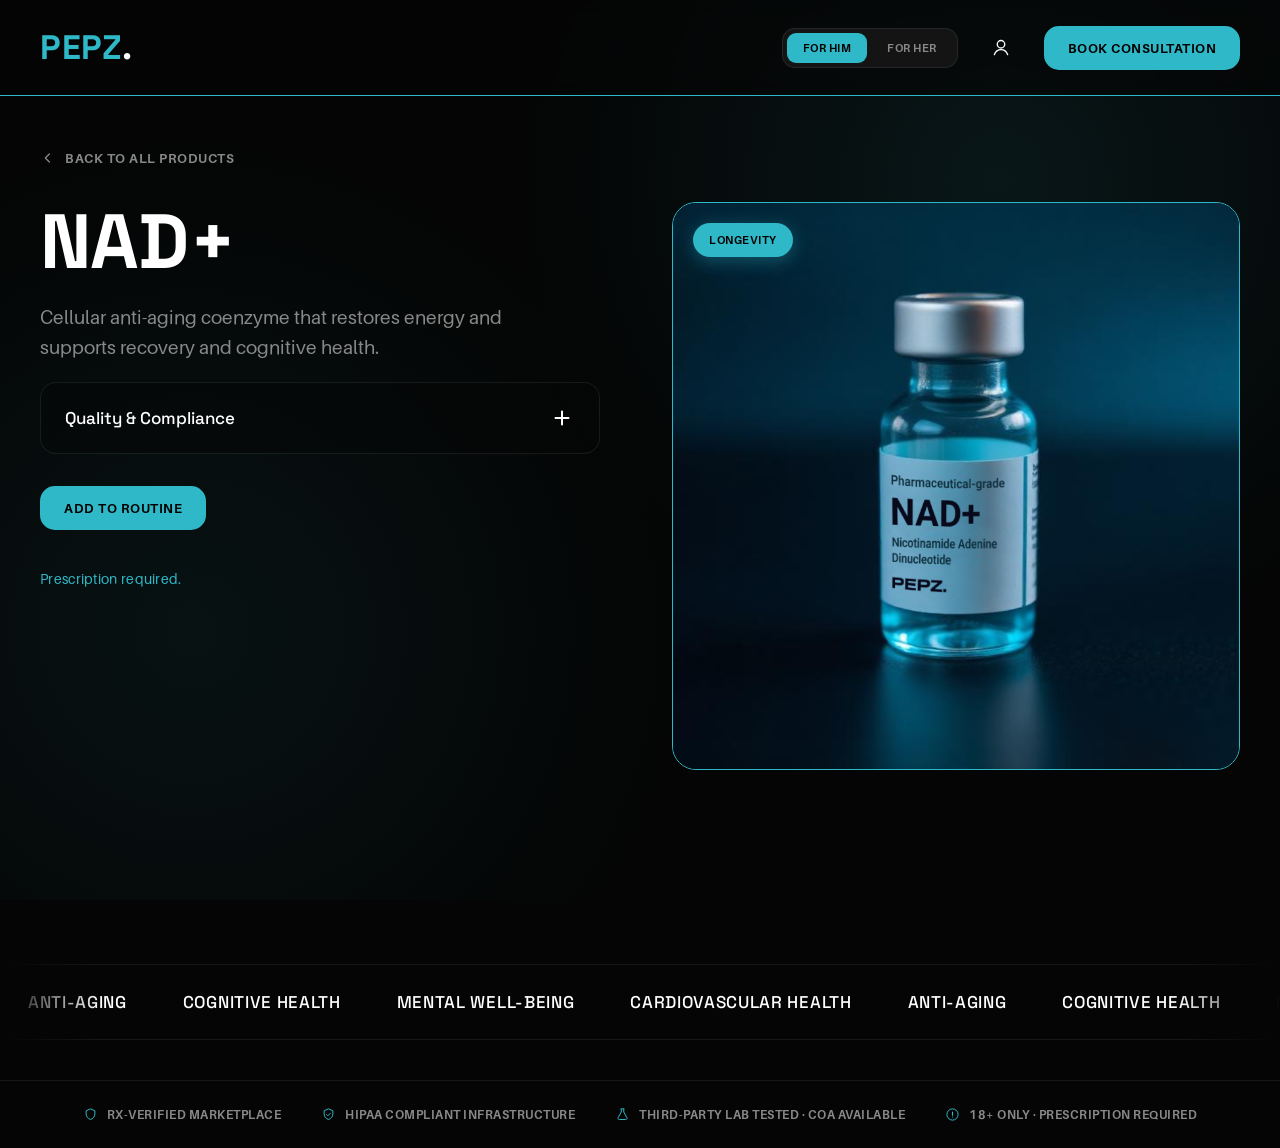
<file: products/nad-plus.html>
<!DOCTYPE html>
<html lang="en">
<head>
<meta charset="UTF-8">
<meta name="viewport" content="width=device-width, initial-scale=1.0">
<title>NAD+ — PEPZ</title>
<meta name="description" content="Cellular anti-aging coenzyme that restores energy and supports recovery and cognitive health. Pharmaceutical-grade peptide, prescription required.">
<link rel="preconnect" href="https://fonts.googleapis.com">
<link rel="preconnect" href="https://fonts.gstatic.com" crossorigin>
<link href="https://fonts.googleapis.com/css2?family=Space+Grotesk:wght@400;500;700&display=swap" rel="stylesheet">
<link rel="stylesheet" href="../assets/product.css">
</head>
<body>
<div id="siteGradientBg" aria-hidden="true"></div>

<!-- ================= HEADER (shared site header) ================= -->
<header class="site-header" id="siteHeader">
  <a class="logo" href="../index.html#home"><span>PEPZ</span>.</a>
  <div class="header-actions">
    <div class="gender-switch" role="tablist" aria-label="Shop by">
      <button class="gender-switch-btn active" id="tabHim" data-gender="him" role="tab" aria-selected="true">For Him</button>
      <button class="gender-switch-btn" id="tabHer" data-gender="her" role="tab" aria-selected="false">For Her</button>
    </div>
    <button class="icon-btn" aria-label="Account / Sign in">
      <svg viewBox="0 0 24 24" fill="none" width="20" height="20"><path d="M12 12a4.5 4.5 0 1 0 0-9 4.5 4.5 0 0 0 0 9Z" stroke="currentColor" stroke-width="1.6"/><path d="M4 20c1.4-3.8 4.6-6 8-6s6.6 2.2 8 6" stroke="currentColor" stroke-width="1.6" stroke-linecap="round"/></svg>
    </button>
    <button class="btn-primary pdp-book" id="bookConsultBtn">Book Consultation</button>
  </div>
</header>

<!-- ================= PRODUCT DETAIL ================= -->
<main class="pdp">
  <a class="pdp-back" href="../index.html#productsView">
    <svg viewBox="0 0 24 24" fill="none"><path d="M14 6l-6 6 6 6" stroke="currentColor" stroke-width="2" stroke-linecap="round" stroke-linejoin="round"/></svg>
    Back to All Products
  </a>

  <div class="pdp-grid">
    <!-- LEFT: info -->
    <div class="pdp-info">
      <h1 class="pdp-name">NAD+</h1>
      <p class="pdp-desc">Cellular anti-aging coenzyme that restores energy and supports recovery and cognitive health.</p>

      <div class="pdp-accordion" id="qcAccordion">
        <button class="pdp-accordion-head" id="qcToggle" aria-expanded="false" aria-controls="qcBody">
          <span>Quality &amp; Compliance</span>
          <span class="pdp-accordion-icon" aria-hidden="true"></span>
        </button>
        <div class="pdp-accordion-body" id="qcBody">
          <div>
            <ul class="pdp-accordion-list">
            <li>Compounded in a USA-certified <span class="accent">503A/503B</span> pharmacy</li>
            <li>Third-party tested with <span class="accent">full COA documentation</span></li>
            <li>Pharmaceutical-grade purity — prescription required</li>
            </ul>
          </div>
        </div>
      </div>

      <div class="pdp-cta-row">
        <button class="btn-primary" id="addRoutineBtn">Add To Routine</button>
      </div>

      <p class="pdp-rx">Prescription required.</p>
    </div>

    <!-- RIGHT: media -->
    <div class="pdp-media">
      <div class="pdp-stage">
        <span class="pdp-badge">Longevity</span>
        <div class="pdp-slides" id="pdpSlides">
        <div class="pdp-slide active"><img src="../assets/nad-plus-1-BKLocQST.png.png" alt="NAD+ — pharmaceutical-grade vial"></div>
        </div>
      </div>
    </div>
  </div>
</main>

<!-- ================= TAG MARQUEE ================= -->
<div class="pdp-marquee" aria-hidden="true">
  <div class="pdp-marquee-inner"><span class="pdp-marquee-item">Anti-Aging</span><span class="pdp-marquee-item">Cognitive Health</span><span class="pdp-marquee-item">Mental Well-Being</span><span class="pdp-marquee-item">Cardiovascular Health</span><span class="pdp-marquee-item">Anti-Aging</span><span class="pdp-marquee-item">Cognitive Health</span><span class="pdp-marquee-item">Mental Well-Being</span><span class="pdp-marquee-item">Cardiovascular Health</span><span class="pdp-marquee-item">Anti-Aging</span><span class="pdp-marquee-item">Cognitive Health</span><span class="pdp-marquee-item">Mental Well-Being</span><span class="pdp-marquee-item">Cardiovascular Health</span><span class="pdp-marquee-item">Anti-Aging</span><span class="pdp-marquee-item">Cognitive Health</span><span class="pdp-marquee-item">Mental Well-Being</span><span class="pdp-marquee-item">Cardiovascular Health</span><span class="pdp-marquee-item">Anti-Aging</span><span class="pdp-marquee-item">Cognitive Health</span><span class="pdp-marquee-item">Mental Well-Being</span><span class="pdp-marquee-item">Cardiovascular Health</span><span class="pdp-marquee-item">Anti-Aging</span><span class="pdp-marquee-item">Cognitive Health</span><span class="pdp-marquee-item">Mental Well-Being</span><span class="pdp-marquee-item">Cardiovascular Health</span><span class="pdp-marquee-item">Anti-Aging</span><span class="pdp-marquee-item">Cognitive Health</span><span class="pdp-marquee-item">Mental Well-Being</span><span class="pdp-marquee-item">Cardiovascular Health</span><span class="pdp-marquee-item">Anti-Aging</span><span class="pdp-marquee-item">Cognitive Health</span><span class="pdp-marquee-item">Mental Well-Being</span><span class="pdp-marquee-item">Cardiovascular Health</span><span class="pdp-marquee-item">Anti-Aging</span><span class="pdp-marquee-item">Cognitive Health</span><span class="pdp-marquee-item">Mental Well-Being</span><span class="pdp-marquee-item">Cardiovascular Health</span><span class="pdp-marquee-item">Anti-Aging</span><span class="pdp-marquee-item">Cognitive Health</span><span class="pdp-marquee-item">Mental Well-Being</span><span class="pdp-marquee-item">Cardiovascular Health</span><span class="pdp-marquee-item">Anti-Aging</span><span class="pdp-marquee-item">Cognitive Health</span><span class="pdp-marquee-item">Mental Well-Being</span><span class="pdp-marquee-item">Cardiovascular Health</span><span class="pdp-marquee-item">Anti-Aging</span><span class="pdp-marquee-item">Cognitive Health</span><span class="pdp-marquee-item">Mental Well-Being</span><span class="pdp-marquee-item">Cardiovascular Health</span></div>
</div>

<!-- ================= TRUST BAR ================= -->
<footer class="pdp-trust">
  <div class="pdp-trust-inner">
    <span class="pdp-trust-item"><svg viewBox="0 0 24 24" fill="none"><path d="M12 3l7 3v5c0 4.5-3 7.6-7 9-4-1.4-7-4.5-7-9V6l7-3Z" stroke="currentColor" stroke-width="1.6"/></svg>Rx-Verified Marketplace</span>
    <span class="pdp-trust-item"><svg viewBox="0 0 24 24" fill="none"><path d="M12 3l7 3v5c0 4.5-3 7.6-7 9-4-1.4-7-4.5-7-9V6l7-3Z" stroke="currentColor" stroke-width="1.6"/><path d="M9 12l2 2 4-4" stroke="currentColor" stroke-width="1.6" stroke-linecap="round" stroke-linejoin="round"/></svg>HIPAA Compliant Infrastructure</span>
    <span class="pdp-trust-item"><svg viewBox="0 0 24 24" fill="none"><path d="M9 3h6M10 3v5l-5 9a2 2 0 0 0 1.8 3h10.4A2 2 0 0 0 19 17l-5-9V3" stroke="currentColor" stroke-width="1.6" stroke-linejoin="round"/></svg>Third-Party Lab Tested · COA Available</span>
    <span class="pdp-trust-item"><svg viewBox="0 0 24 24" fill="none"><circle cx="12" cy="12" r="9" stroke="currentColor" stroke-width="1.6"/><path d="M12 8v5M12 16h.01" stroke="currentColor" stroke-width="1.8" stroke-linecap="round"/></svg>18+ Only · Prescription Required</span>
  </div>
</footer>

<script>
(function(){
  /* ---- Quality & Compliance accordion ---- */
  var acc = document.getElementById('qcAccordion');
  var toggle = document.getElementById('qcToggle');
  toggle.addEventListener('click', function(){
    var open = acc.classList.toggle('open');
    toggle.setAttribute('aria-expanded', String(open));
  });

  /* ---- Image carousel (dots) ---- */
  var dots = Array.prototype.slice.call(document.querySelectorAll('.pdp-dot'));
  var slides = Array.prototype.slice.call(document.querySelectorAll('.pdp-slide'));
  dots.forEach(function(dot){
    dot.addEventListener('click', function(){
      var i = parseInt(dot.getAttribute('data-slide'), 10);
      dots.forEach(function(d){ d.classList.remove('active'); });
      slides.forEach(function(s){ s.classList.remove('active'); });
      dot.classList.add('active');
      if (slides[i]) slides[i].classList.add('active');
    });
  });

  /* ---- For Him / For Her theme switch (live re-theme, same as index.html) ---- */
  var tabHim = document.getElementById('tabHim');
  var tabHer = document.getElementById('tabHer');
  function setGender(g){
    var isHer = g === 'her';
    document.documentElement.classList.toggle('theme-her', isHer);
    tabHim.classList.toggle('active', !isHer);
    tabHim.setAttribute('aria-selected', String(!isHer));
    tabHer.classList.toggle('active', isHer);
    tabHer.setAttribute('aria-selected', String(isHer));
    try { localStorage.setItem('pepz-theme', g); } catch(e){}
  }
  tabHim.addEventListener('click', function(){ setGender('him'); });
  tabHer.addEventListener('click', function(){ setGender('her'); });

  /* ---- Header "Book Consultation" → main consultation flow ---- */
  var book = document.getElementById('bookConsultBtn');
  if (book) book.addEventListener('click', function(){ window.location.href = '../index.html#contact'; });

  /* ---- "Add To Routine" → Build My Routine section on the main site ---- */
  var routine = document.getElementById('addRoutineBtn');
  if (routine) routine.addEventListener('click', function(){ window.location.href = '../index.html#build-routine'; });
})();
</script>
</body>
</html>
</file>
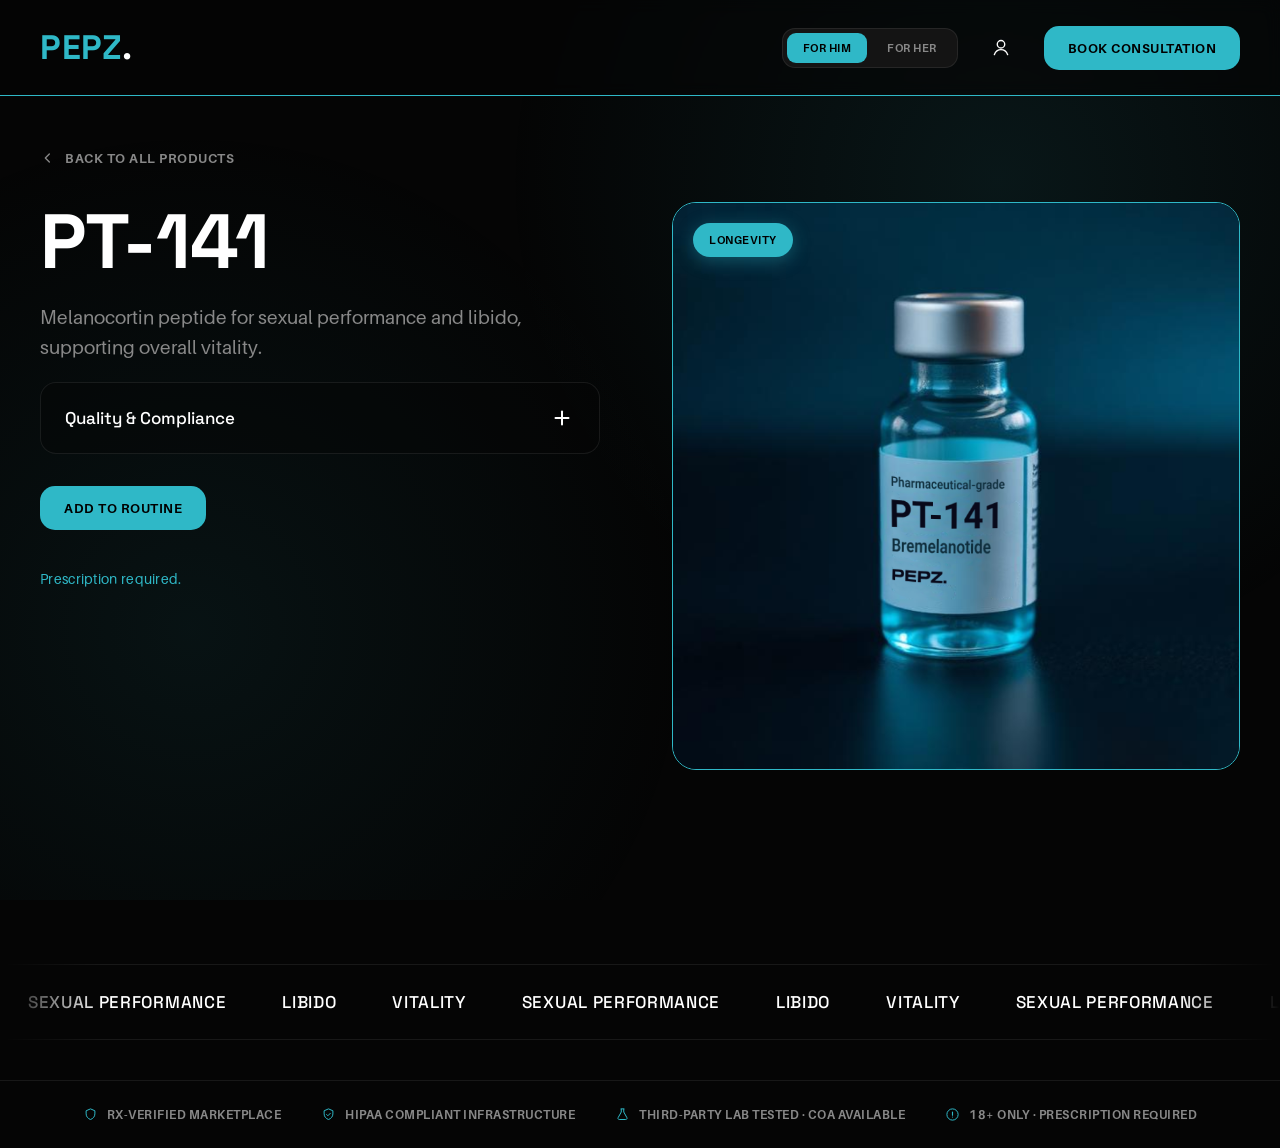
<file: products/pt-141.html>
<!DOCTYPE html>
<html lang="en">
<head>
<meta charset="UTF-8">
<meta name="viewport" content="width=device-width, initial-scale=1.0">
<title>PT-141 — PEPZ</title>
<meta name="description" content="Melanocortin peptide for sexual performance and libido, supporting overall vitality. Pharmaceutical-grade peptide, prescription required.">
<link rel="preconnect" href="https://fonts.googleapis.com">
<link rel="preconnect" href="https://fonts.gstatic.com" crossorigin>
<link href="https://fonts.googleapis.com/css2?family=Space+Grotesk:wght@400;500;700&display=swap" rel="stylesheet">
<link rel="stylesheet" href="../assets/product.css">
</head>
<body>
<div id="siteGradientBg" aria-hidden="true"></div>

<!-- ================= HEADER (shared site header) ================= -->
<header class="site-header" id="siteHeader">
  <a class="logo" href="../index.html#home"><span>PEPZ</span>.</a>
  <div class="header-actions">
    <div class="gender-switch" role="tablist" aria-label="Shop by">
      <button class="gender-switch-btn active" id="tabHim" data-gender="him" role="tab" aria-selected="true">For Him</button>
      <button class="gender-switch-btn" id="tabHer" data-gender="her" role="tab" aria-selected="false">For Her</button>
    </div>
    <button class="icon-btn" aria-label="Account / Sign in">
      <svg viewBox="0 0 24 24" fill="none" width="20" height="20"><path d="M12 12a4.5 4.5 0 1 0 0-9 4.5 4.5 0 0 0 0 9Z" stroke="currentColor" stroke-width="1.6"/><path d="M4 20c1.4-3.8 4.6-6 8-6s6.6 2.2 8 6" stroke="currentColor" stroke-width="1.6" stroke-linecap="round"/></svg>
    </button>
    <button class="btn-primary pdp-book" id="bookConsultBtn">Book Consultation</button>
  </div>
</header>

<!-- ================= PRODUCT DETAIL ================= -->
<main class="pdp">
  <a class="pdp-back" href="../index.html#productsView">
    <svg viewBox="0 0 24 24" fill="none"><path d="M14 6l-6 6 6 6" stroke="currentColor" stroke-width="2" stroke-linecap="round" stroke-linejoin="round"/></svg>
    Back to All Products
  </a>

  <div class="pdp-grid">
    <!-- LEFT: info -->
    <div class="pdp-info">
      <h1 class="pdp-name">PT-141</h1>
      <p class="pdp-desc">Melanocortin peptide for sexual performance and libido, supporting overall vitality.</p>

      <div class="pdp-accordion" id="qcAccordion">
        <button class="pdp-accordion-head" id="qcToggle" aria-expanded="false" aria-controls="qcBody">
          <span>Quality &amp; Compliance</span>
          <span class="pdp-accordion-icon" aria-hidden="true"></span>
        </button>
        <div class="pdp-accordion-body" id="qcBody">
          <div>
            <ul class="pdp-accordion-list">
            <li>Compounded in a USA-certified <span class="accent">503A/503B</span> pharmacy</li>
            <li>Third-party tested with <span class="accent">full COA documentation</span></li>
            <li>Pharmaceutical-grade purity — prescription required</li>
            </ul>
          </div>
        </div>
      </div>

      <div class="pdp-cta-row">
        <button class="btn-primary" id="addRoutineBtn">Add To Routine</button>
      </div>

      <p class="pdp-rx">Prescription required.</p>
    </div>

    <!-- RIGHT: media -->
    <div class="pdp-media">
      <div class="pdp-stage">
        <span class="pdp-badge">Longevity</span>
        <div class="pdp-slides" id="pdpSlides">
        <div class="pdp-slide active"><img src="../assets/pt-141-1-D8L9njBl.png.png" alt="PT-141 — pharmaceutical-grade vial"></div>
        </div>
      </div>
    </div>
  </div>
</main>

<!-- ================= TAG MARQUEE ================= -->
<div class="pdp-marquee" aria-hidden="true">
  <div class="pdp-marquee-inner"><span class="pdp-marquee-item">Sexual Performance</span><span class="pdp-marquee-item">Libido</span><span class="pdp-marquee-item">Vitality</span><span class="pdp-marquee-item">Sexual Performance</span><span class="pdp-marquee-item">Libido</span><span class="pdp-marquee-item">Vitality</span><span class="pdp-marquee-item">Sexual Performance</span><span class="pdp-marquee-item">Libido</span><span class="pdp-marquee-item">Vitality</span><span class="pdp-marquee-item">Sexual Performance</span><span class="pdp-marquee-item">Libido</span><span class="pdp-marquee-item">Vitality</span><span class="pdp-marquee-item">Sexual Performance</span><span class="pdp-marquee-item">Libido</span><span class="pdp-marquee-item">Vitality</span><span class="pdp-marquee-item">Sexual Performance</span><span class="pdp-marquee-item">Libido</span><span class="pdp-marquee-item">Vitality</span><span class="pdp-marquee-item">Sexual Performance</span><span class="pdp-marquee-item">Libido</span><span class="pdp-marquee-item">Vitality</span><span class="pdp-marquee-item">Sexual Performance</span><span class="pdp-marquee-item">Libido</span><span class="pdp-marquee-item">Vitality</span><span class="pdp-marquee-item">Sexual Performance</span><span class="pdp-marquee-item">Libido</span><span class="pdp-marquee-item">Vitality</span><span class="pdp-marquee-item">Sexual Performance</span><span class="pdp-marquee-item">Libido</span><span class="pdp-marquee-item">Vitality</span><span class="pdp-marquee-item">Sexual Performance</span><span class="pdp-marquee-item">Libido</span><span class="pdp-marquee-item">Vitality</span><span class="pdp-marquee-item">Sexual Performance</span><span class="pdp-marquee-item">Libido</span><span class="pdp-marquee-item">Vitality</span></div>
</div>

<!-- ================= TRUST BAR ================= -->
<footer class="pdp-trust">
  <div class="pdp-trust-inner">
    <span class="pdp-trust-item"><svg viewBox="0 0 24 24" fill="none"><path d="M12 3l7 3v5c0 4.5-3 7.6-7 9-4-1.4-7-4.5-7-9V6l7-3Z" stroke="currentColor" stroke-width="1.6"/></svg>Rx-Verified Marketplace</span>
    <span class="pdp-trust-item"><svg viewBox="0 0 24 24" fill="none"><path d="M12 3l7 3v5c0 4.5-3 7.6-7 9-4-1.4-7-4.5-7-9V6l7-3Z" stroke="currentColor" stroke-width="1.6"/><path d="M9 12l2 2 4-4" stroke="currentColor" stroke-width="1.6" stroke-linecap="round" stroke-linejoin="round"/></svg>HIPAA Compliant Infrastructure</span>
    <span class="pdp-trust-item"><svg viewBox="0 0 24 24" fill="none"><path d="M9 3h6M10 3v5l-5 9a2 2 0 0 0 1.8 3h10.4A2 2 0 0 0 19 17l-5-9V3" stroke="currentColor" stroke-width="1.6" stroke-linejoin="round"/></svg>Third-Party Lab Tested · COA Available</span>
    <span class="pdp-trust-item"><svg viewBox="0 0 24 24" fill="none"><circle cx="12" cy="12" r="9" stroke="currentColor" stroke-width="1.6"/><path d="M12 8v5M12 16h.01" stroke="currentColor" stroke-width="1.8" stroke-linecap="round"/></svg>18+ Only · Prescription Required</span>
  </div>
</footer>

<script>
(function(){
  /* ---- Quality & Compliance accordion ---- */
  var acc = document.getElementById('qcAccordion');
  var toggle = document.getElementById('qcToggle');
  toggle.addEventListener('click', function(){
    var open = acc.classList.toggle('open');
    toggle.setAttribute('aria-expanded', String(open));
  });

  /* ---- Image carousel (dots) ---- */
  var dots = Array.prototype.slice.call(document.querySelectorAll('.pdp-dot'));
  var slides = Array.prototype.slice.call(document.querySelectorAll('.pdp-slide'));
  dots.forEach(function(dot){
    dot.addEventListener('click', function(){
      var i = parseInt(dot.getAttribute('data-slide'), 10);
      dots.forEach(function(d){ d.classList.remove('active'); });
      slides.forEach(function(s){ s.classList.remove('active'); });
      dot.classList.add('active');
      if (slides[i]) slides[i].classList.add('active');
    });
  });

  /* ---- For Him / For Her theme switch (live re-theme, same as index.html) ---- */
  var tabHim = document.getElementById('tabHim');
  var tabHer = document.getElementById('tabHer');
  function setGender(g){
    var isHer = g === 'her';
    document.documentElement.classList.toggle('theme-her', isHer);
    tabHim.classList.toggle('active', !isHer);
    tabHim.setAttribute('aria-selected', String(!isHer));
    tabHer.classList.toggle('active', isHer);
    tabHer.setAttribute('aria-selected', String(isHer));
    try { localStorage.setItem('pepz-theme', g); } catch(e){}
  }
  tabHim.addEventListener('click', function(){ setGender('him'); });
  tabHer.addEventListener('click', function(){ setGender('her'); });

  /* ---- Header "Book Consultation" → main consultation flow ---- */
  var book = document.getElementById('bookConsultBtn');
  if (book) book.addEventListener('click', function(){ window.location.href = '../index.html#contact'; });

  /* ---- "Add To Routine" → Build My Routine section on the main site ---- */
  var routine = document.getElementById('addRoutineBtn');
  if (routine) routine.addEventListener('click', function(){ window.location.href = '../index.html#build-routine'; });
})();
</script>
</body>
</html>
</file>
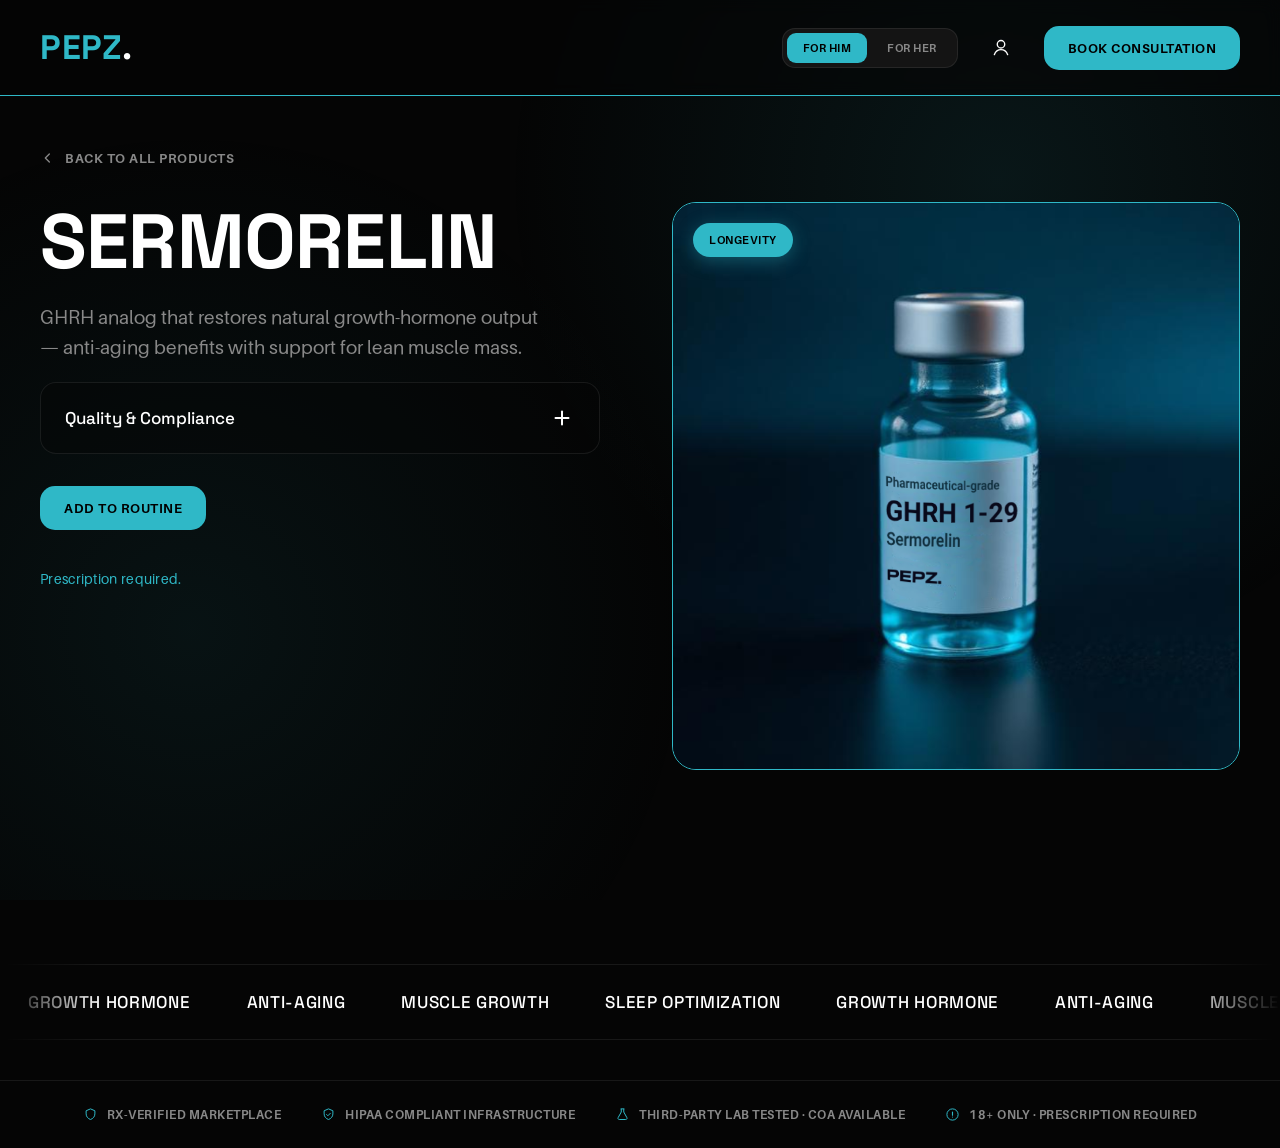
<file: products/sermorelin.html>
<!DOCTYPE html>
<html lang="en">
<head>
<meta charset="UTF-8">
<meta name="viewport" content="width=device-width, initial-scale=1.0">
<title>Sermorelin — PEPZ</title>
<meta name="description" content="GHRH analog that restores natural growth-hormone output — anti-aging benefits with support for lean muscle mass. Pharmaceutical-grade peptide, prescription required.">
<link rel="preconnect" href="https://fonts.googleapis.com">
<link rel="preconnect" href="https://fonts.gstatic.com" crossorigin>
<link href="https://fonts.googleapis.com/css2?family=Space+Grotesk:wght@400;500;700&display=swap" rel="stylesheet">
<link rel="stylesheet" href="../assets/product.css">
</head>
<body>
<div id="siteGradientBg" aria-hidden="true"></div>

<!-- ================= HEADER (shared site header) ================= -->
<header class="site-header" id="siteHeader">
  <a class="logo" href="../index.html#home"><span>PEPZ</span>.</a>
  <div class="header-actions">
    <div class="gender-switch" role="tablist" aria-label="Shop by">
      <button class="gender-switch-btn active" id="tabHim" data-gender="him" role="tab" aria-selected="true">For Him</button>
      <button class="gender-switch-btn" id="tabHer" data-gender="her" role="tab" aria-selected="false">For Her</button>
    </div>
    <button class="icon-btn" aria-label="Account / Sign in">
      <svg viewBox="0 0 24 24" fill="none" width="20" height="20"><path d="M12 12a4.5 4.5 0 1 0 0-9 4.5 4.5 0 0 0 0 9Z" stroke="currentColor" stroke-width="1.6"/><path d="M4 20c1.4-3.8 4.6-6 8-6s6.6 2.2 8 6" stroke="currentColor" stroke-width="1.6" stroke-linecap="round"/></svg>
    </button>
    <button class="btn-primary pdp-book" id="bookConsultBtn">Book Consultation</button>
  </div>
</header>

<!-- ================= PRODUCT DETAIL ================= -->
<main class="pdp">
  <a class="pdp-back" href="../index.html#productsView">
    <svg viewBox="0 0 24 24" fill="none"><path d="M14 6l-6 6 6 6" stroke="currentColor" stroke-width="2" stroke-linecap="round" stroke-linejoin="round"/></svg>
    Back to All Products
  </a>

  <div class="pdp-grid">
    <!-- LEFT: info -->
    <div class="pdp-info">
      <h1 class="pdp-name">Sermorelin</h1>
      <p class="pdp-desc">GHRH analog that restores natural growth-hormone output — anti-aging benefits with support for lean muscle mass.</p>

      <div class="pdp-accordion" id="qcAccordion">
        <button class="pdp-accordion-head" id="qcToggle" aria-expanded="false" aria-controls="qcBody">
          <span>Quality &amp; Compliance</span>
          <span class="pdp-accordion-icon" aria-hidden="true"></span>
        </button>
        <div class="pdp-accordion-body" id="qcBody">
          <div>
            <ul class="pdp-accordion-list">
            <li>Compounded in a USA-certified <span class="accent">503A/503B</span> pharmacy</li>
            <li>Third-party tested with <span class="accent">full COA documentation</span></li>
            <li>Pharmaceutical-grade purity — prescription required</li>
            </ul>
          </div>
        </div>
      </div>

      <div class="pdp-cta-row">
        <button class="btn-primary" id="addRoutineBtn">Add To Routine</button>
      </div>

      <p class="pdp-rx">Prescription required.</p>
    </div>

    <!-- RIGHT: media -->
    <div class="pdp-media">
      <div class="pdp-stage">
        <span class="pdp-badge">Longevity</span>
        <div class="pdp-slides" id="pdpSlides">
        <div class="pdp-slide active"><img src="../assets/sermorelin-1-C2d9qNKH.png.png" alt="Sermorelin — pharmaceutical-grade vial"></div>
        </div>
      </div>
    </div>
  </div>
</main>

<!-- ================= TAG MARQUEE ================= -->
<div class="pdp-marquee" aria-hidden="true">
  <div class="pdp-marquee-inner"><span class="pdp-marquee-item">Growth Hormone</span><span class="pdp-marquee-item">Anti-Aging</span><span class="pdp-marquee-item">Muscle Growth</span><span class="pdp-marquee-item">Sleep Optimization</span><span class="pdp-marquee-item">Growth Hormone</span><span class="pdp-marquee-item">Anti-Aging</span><span class="pdp-marquee-item">Muscle Growth</span><span class="pdp-marquee-item">Sleep Optimization</span><span class="pdp-marquee-item">Growth Hormone</span><span class="pdp-marquee-item">Anti-Aging</span><span class="pdp-marquee-item">Muscle Growth</span><span class="pdp-marquee-item">Sleep Optimization</span><span class="pdp-marquee-item">Growth Hormone</span><span class="pdp-marquee-item">Anti-Aging</span><span class="pdp-marquee-item">Muscle Growth</span><span class="pdp-marquee-item">Sleep Optimization</span><span class="pdp-marquee-item">Growth Hormone</span><span class="pdp-marquee-item">Anti-Aging</span><span class="pdp-marquee-item">Muscle Growth</span><span class="pdp-marquee-item">Sleep Optimization</span><span class="pdp-marquee-item">Growth Hormone</span><span class="pdp-marquee-item">Anti-Aging</span><span class="pdp-marquee-item">Muscle Growth</span><span class="pdp-marquee-item">Sleep Optimization</span><span class="pdp-marquee-item">Growth Hormone</span><span class="pdp-marquee-item">Anti-Aging</span><span class="pdp-marquee-item">Muscle Growth</span><span class="pdp-marquee-item">Sleep Optimization</span><span class="pdp-marquee-item">Growth Hormone</span><span class="pdp-marquee-item">Anti-Aging</span><span class="pdp-marquee-item">Muscle Growth</span><span class="pdp-marquee-item">Sleep Optimization</span><span class="pdp-marquee-item">Growth Hormone</span><span class="pdp-marquee-item">Anti-Aging</span><span class="pdp-marquee-item">Muscle Growth</span><span class="pdp-marquee-item">Sleep Optimization</span><span class="pdp-marquee-item">Growth Hormone</span><span class="pdp-marquee-item">Anti-Aging</span><span class="pdp-marquee-item">Muscle Growth</span><span class="pdp-marquee-item">Sleep Optimization</span><span class="pdp-marquee-item">Growth Hormone</span><span class="pdp-marquee-item">Anti-Aging</span><span class="pdp-marquee-item">Muscle Growth</span><span class="pdp-marquee-item">Sleep Optimization</span><span class="pdp-marquee-item">Growth Hormone</span><span class="pdp-marquee-item">Anti-Aging</span><span class="pdp-marquee-item">Muscle Growth</span><span class="pdp-marquee-item">Sleep Optimization</span></div>
</div>

<!-- ================= TRUST BAR ================= -->
<footer class="pdp-trust">
  <div class="pdp-trust-inner">
    <span class="pdp-trust-item"><svg viewBox="0 0 24 24" fill="none"><path d="M12 3l7 3v5c0 4.5-3 7.6-7 9-4-1.4-7-4.5-7-9V6l7-3Z" stroke="currentColor" stroke-width="1.6"/></svg>Rx-Verified Marketplace</span>
    <span class="pdp-trust-item"><svg viewBox="0 0 24 24" fill="none"><path d="M12 3l7 3v5c0 4.5-3 7.6-7 9-4-1.4-7-4.5-7-9V6l7-3Z" stroke="currentColor" stroke-width="1.6"/><path d="M9 12l2 2 4-4" stroke="currentColor" stroke-width="1.6" stroke-linecap="round" stroke-linejoin="round"/></svg>HIPAA Compliant Infrastructure</span>
    <span class="pdp-trust-item"><svg viewBox="0 0 24 24" fill="none"><path d="M9 3h6M10 3v5l-5 9a2 2 0 0 0 1.8 3h10.4A2 2 0 0 0 19 17l-5-9V3" stroke="currentColor" stroke-width="1.6" stroke-linejoin="round"/></svg>Third-Party Lab Tested · COA Available</span>
    <span class="pdp-trust-item"><svg viewBox="0 0 24 24" fill="none"><circle cx="12" cy="12" r="9" stroke="currentColor" stroke-width="1.6"/><path d="M12 8v5M12 16h.01" stroke="currentColor" stroke-width="1.8" stroke-linecap="round"/></svg>18+ Only · Prescription Required</span>
  </div>
</footer>

<script>
(function(){
  /* ---- Quality & Compliance accordion ---- */
  var acc = document.getElementById('qcAccordion');
  var toggle = document.getElementById('qcToggle');
  toggle.addEventListener('click', function(){
    var open = acc.classList.toggle('open');
    toggle.setAttribute('aria-expanded', String(open));
  });

  /* ---- Image carousel (dots) ---- */
  var dots = Array.prototype.slice.call(document.querySelectorAll('.pdp-dot'));
  var slides = Array.prototype.slice.call(document.querySelectorAll('.pdp-slide'));
  dots.forEach(function(dot){
    dot.addEventListener('click', function(){
      var i = parseInt(dot.getAttribute('data-slide'), 10);
      dots.forEach(function(d){ d.classList.remove('active'); });
      slides.forEach(function(s){ s.classList.remove('active'); });
      dot.classList.add('active');
      if (slides[i]) slides[i].classList.add('active');
    });
  });

  /* ---- For Him / For Her theme switch (live re-theme, same as index.html) ---- */
  var tabHim = document.getElementById('tabHim');
  var tabHer = document.getElementById('tabHer');
  function setGender(g){
    var isHer = g === 'her';
    document.documentElement.classList.toggle('theme-her', isHer);
    tabHim.classList.toggle('active', !isHer);
    tabHim.setAttribute('aria-selected', String(!isHer));
    tabHer.classList.toggle('active', isHer);
    tabHer.setAttribute('aria-selected', String(isHer));
    try { localStorage.setItem('pepz-theme', g); } catch(e){}
  }
  tabHim.addEventListener('click', function(){ setGender('him'); });
  tabHer.addEventListener('click', function(){ setGender('her'); });

  /* ---- Header "Book Consultation" → main consultation flow ---- */
  var book = document.getElementById('bookConsultBtn');
  if (book) book.addEventListener('click', function(){ window.location.href = '../index.html#contact'; });

  /* ---- "Add To Routine" → Build My Routine section on the main site ---- */
  var routine = document.getElementById('addRoutineBtn');
  if (routine) routine.addEventListener('click', function(){ window.location.href = '../index.html#build-routine'; });
})();
</script>
</body>
</html>
</file>
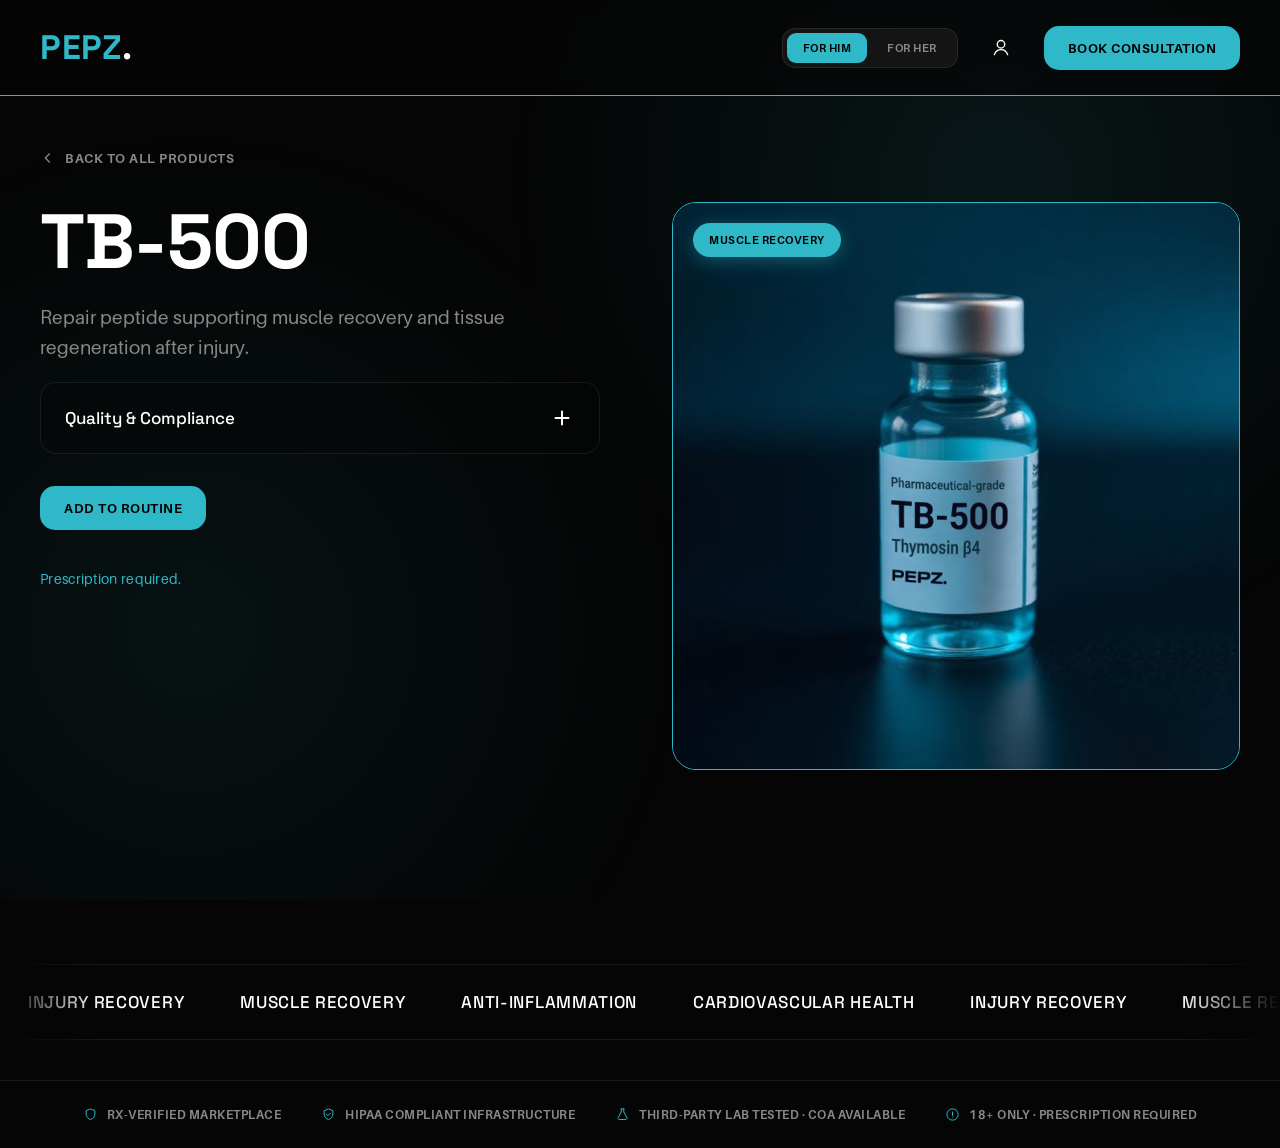
<file: products/tb-500.html>
<!DOCTYPE html>
<html lang="en">
<head>
<meta charset="UTF-8">
<meta name="viewport" content="width=device-width, initial-scale=1.0">
<title>TB-500 — PEPZ</title>
<meta name="description" content="Repair peptide supporting muscle recovery and tissue regeneration after injury. Pharmaceutical-grade peptide, prescription required.">
<link rel="preconnect" href="https://fonts.googleapis.com">
<link rel="preconnect" href="https://fonts.gstatic.com" crossorigin>
<link href="https://fonts.googleapis.com/css2?family=Space+Grotesk:wght@400;500;700&display=swap" rel="stylesheet">
<link rel="stylesheet" href="../assets/product.css">
</head>
<body>
<div id="siteGradientBg" aria-hidden="true"></div>

<!-- ================= HEADER (shared site header) ================= -->
<header class="site-header" id="siteHeader">
  <a class="logo" href="../index.html#home"><span>PEPZ</span>.</a>
  <div class="header-actions">
    <div class="gender-switch" role="tablist" aria-label="Shop by">
      <button class="gender-switch-btn active" id="tabHim" data-gender="him" role="tab" aria-selected="true">For Him</button>
      <button class="gender-switch-btn" id="tabHer" data-gender="her" role="tab" aria-selected="false">For Her</button>
    </div>
    <button class="icon-btn" aria-label="Account / Sign in">
      <svg viewBox="0 0 24 24" fill="none" width="20" height="20"><path d="M12 12a4.5 4.5 0 1 0 0-9 4.5 4.5 0 0 0 0 9Z" stroke="currentColor" stroke-width="1.6"/><path d="M4 20c1.4-3.8 4.6-6 8-6s6.6 2.2 8 6" stroke="currentColor" stroke-width="1.6" stroke-linecap="round"/></svg>
    </button>
    <button class="btn-primary pdp-book" id="bookConsultBtn">Book Consultation</button>
  </div>
</header>

<!-- ================= PRODUCT DETAIL ================= -->
<main class="pdp">
  <a class="pdp-back" href="../index.html#productsView">
    <svg viewBox="0 0 24 24" fill="none"><path d="M14 6l-6 6 6 6" stroke="currentColor" stroke-width="2" stroke-linecap="round" stroke-linejoin="round"/></svg>
    Back to All Products
  </a>

  <div class="pdp-grid">
    <!-- LEFT: info -->
    <div class="pdp-info">
      <h1 class="pdp-name">TB-500</h1>
      <p class="pdp-desc">Repair peptide supporting muscle recovery and tissue regeneration after injury.</p>

      <div class="pdp-accordion" id="qcAccordion">
        <button class="pdp-accordion-head" id="qcToggle" aria-expanded="false" aria-controls="qcBody">
          <span>Quality &amp; Compliance</span>
          <span class="pdp-accordion-icon" aria-hidden="true"></span>
        </button>
        <div class="pdp-accordion-body" id="qcBody">
          <div>
            <ul class="pdp-accordion-list">
            <li>Compounded in a USA-certified <span class="accent">503A/503B</span> pharmacy</li>
            <li>Third-party tested with <span class="accent">full COA documentation</span></li>
            <li>Pharmaceutical-grade purity — prescription required</li>
            </ul>
          </div>
        </div>
      </div>

      <div class="pdp-cta-row">
        <button class="btn-primary" id="addRoutineBtn">Add To Routine</button>
      </div>

      <p class="pdp-rx">Prescription required.</p>
    </div>

    <!-- RIGHT: media -->
    <div class="pdp-media">
      <div class="pdp-stage">
        <span class="pdp-badge">Muscle Recovery</span>
        <div class="pdp-slides" id="pdpSlides">
        <div class="pdp-slide active"><img src="../assets/tb-500-1-tvvZj_AE.png.png" alt="TB-500 — pharmaceutical-grade vial"></div>
        </div>
      </div>
    </div>
  </div>
</main>

<!-- ================= TAG MARQUEE ================= -->
<div class="pdp-marquee" aria-hidden="true">
  <div class="pdp-marquee-inner"><span class="pdp-marquee-item">Injury Recovery</span><span class="pdp-marquee-item">Muscle Recovery</span><span class="pdp-marquee-item">Anti-Inflammation</span><span class="pdp-marquee-item">Cardiovascular Health</span><span class="pdp-marquee-item">Injury Recovery</span><span class="pdp-marquee-item">Muscle Recovery</span><span class="pdp-marquee-item">Anti-Inflammation</span><span class="pdp-marquee-item">Cardiovascular Health</span><span class="pdp-marquee-item">Injury Recovery</span><span class="pdp-marquee-item">Muscle Recovery</span><span class="pdp-marquee-item">Anti-Inflammation</span><span class="pdp-marquee-item">Cardiovascular Health</span><span class="pdp-marquee-item">Injury Recovery</span><span class="pdp-marquee-item">Muscle Recovery</span><span class="pdp-marquee-item">Anti-Inflammation</span><span class="pdp-marquee-item">Cardiovascular Health</span><span class="pdp-marquee-item">Injury Recovery</span><span class="pdp-marquee-item">Muscle Recovery</span><span class="pdp-marquee-item">Anti-Inflammation</span><span class="pdp-marquee-item">Cardiovascular Health</span><span class="pdp-marquee-item">Injury Recovery</span><span class="pdp-marquee-item">Muscle Recovery</span><span class="pdp-marquee-item">Anti-Inflammation</span><span class="pdp-marquee-item">Cardiovascular Health</span><span class="pdp-marquee-item">Injury Recovery</span><span class="pdp-marquee-item">Muscle Recovery</span><span class="pdp-marquee-item">Anti-Inflammation</span><span class="pdp-marquee-item">Cardiovascular Health</span><span class="pdp-marquee-item">Injury Recovery</span><span class="pdp-marquee-item">Muscle Recovery</span><span class="pdp-marquee-item">Anti-Inflammation</span><span class="pdp-marquee-item">Cardiovascular Health</span><span class="pdp-marquee-item">Injury Recovery</span><span class="pdp-marquee-item">Muscle Recovery</span><span class="pdp-marquee-item">Anti-Inflammation</span><span class="pdp-marquee-item">Cardiovascular Health</span><span class="pdp-marquee-item">Injury Recovery</span><span class="pdp-marquee-item">Muscle Recovery</span><span class="pdp-marquee-item">Anti-Inflammation</span><span class="pdp-marquee-item">Cardiovascular Health</span><span class="pdp-marquee-item">Injury Recovery</span><span class="pdp-marquee-item">Muscle Recovery</span><span class="pdp-marquee-item">Anti-Inflammation</span><span class="pdp-marquee-item">Cardiovascular Health</span><span class="pdp-marquee-item">Injury Recovery</span><span class="pdp-marquee-item">Muscle Recovery</span><span class="pdp-marquee-item">Anti-Inflammation</span><span class="pdp-marquee-item">Cardiovascular Health</span></div>
</div>

<!-- ================= TRUST BAR ================= -->
<footer class="pdp-trust">
  <div class="pdp-trust-inner">
    <span class="pdp-trust-item"><svg viewBox="0 0 24 24" fill="none"><path d="M12 3l7 3v5c0 4.5-3 7.6-7 9-4-1.4-7-4.5-7-9V6l7-3Z" stroke="currentColor" stroke-width="1.6"/></svg>Rx-Verified Marketplace</span>
    <span class="pdp-trust-item"><svg viewBox="0 0 24 24" fill="none"><path d="M12 3l7 3v5c0 4.5-3 7.6-7 9-4-1.4-7-4.5-7-9V6l7-3Z" stroke="currentColor" stroke-width="1.6"/><path d="M9 12l2 2 4-4" stroke="currentColor" stroke-width="1.6" stroke-linecap="round" stroke-linejoin="round"/></svg>HIPAA Compliant Infrastructure</span>
    <span class="pdp-trust-item"><svg viewBox="0 0 24 24" fill="none"><path d="M9 3h6M10 3v5l-5 9a2 2 0 0 0 1.8 3h10.4A2 2 0 0 0 19 17l-5-9V3" stroke="currentColor" stroke-width="1.6" stroke-linejoin="round"/></svg>Third-Party Lab Tested · COA Available</span>
    <span class="pdp-trust-item"><svg viewBox="0 0 24 24" fill="none"><circle cx="12" cy="12" r="9" stroke="currentColor" stroke-width="1.6"/><path d="M12 8v5M12 16h.01" stroke="currentColor" stroke-width="1.8" stroke-linecap="round"/></svg>18+ Only · Prescription Required</span>
  </div>
</footer>

<script>
(function(){
  /* ---- Quality & Compliance accordion ---- */
  var acc = document.getElementById('qcAccordion');
  var toggle = document.getElementById('qcToggle');
  toggle.addEventListener('click', function(){
    var open = acc.classList.toggle('open');
    toggle.setAttribute('aria-expanded', String(open));
  });

  /* ---- Image carousel (dots) ---- */
  var dots = Array.prototype.slice.call(document.querySelectorAll('.pdp-dot'));
  var slides = Array.prototype.slice.call(document.querySelectorAll('.pdp-slide'));
  dots.forEach(function(dot){
    dot.addEventListener('click', function(){
      var i = parseInt(dot.getAttribute('data-slide'), 10);
      dots.forEach(function(d){ d.classList.remove('active'); });
      slides.forEach(function(s){ s.classList.remove('active'); });
      dot.classList.add('active');
      if (slides[i]) slides[i].classList.add('active');
    });
  });

  /* ---- For Him / For Her theme switch (live re-theme, same as index.html) ---- */
  var tabHim = document.getElementById('tabHim');
  var tabHer = document.getElementById('tabHer');
  function setGender(g){
    var isHer = g === 'her';
    document.documentElement.classList.toggle('theme-her', isHer);
    tabHim.classList.toggle('active', !isHer);
    tabHim.setAttribute('aria-selected', String(!isHer));
    tabHer.classList.toggle('active', isHer);
    tabHer.setAttribute('aria-selected', String(isHer));
    try { localStorage.setItem('pepz-theme', g); } catch(e){}
  }
  tabHim.addEventListener('click', function(){ setGender('him'); });
  tabHer.addEventListener('click', function(){ setGender('her'); });

  /* ---- Header "Book Consultation" → main consultation flow ---- */
  var book = document.getElementById('bookConsultBtn');
  if (book) book.addEventListener('click', function(){ window.location.href = '../index.html#contact'; });

  /* ---- "Add To Routine" → Build My Routine section on the main site ---- */
  var routine = document.getElementById('addRoutineBtn');
  if (routine) routine.addEventListener('click', function(){ window.location.href = '../index.html#build-routine'; });
})();
</script>
</body>
</html>
</file>
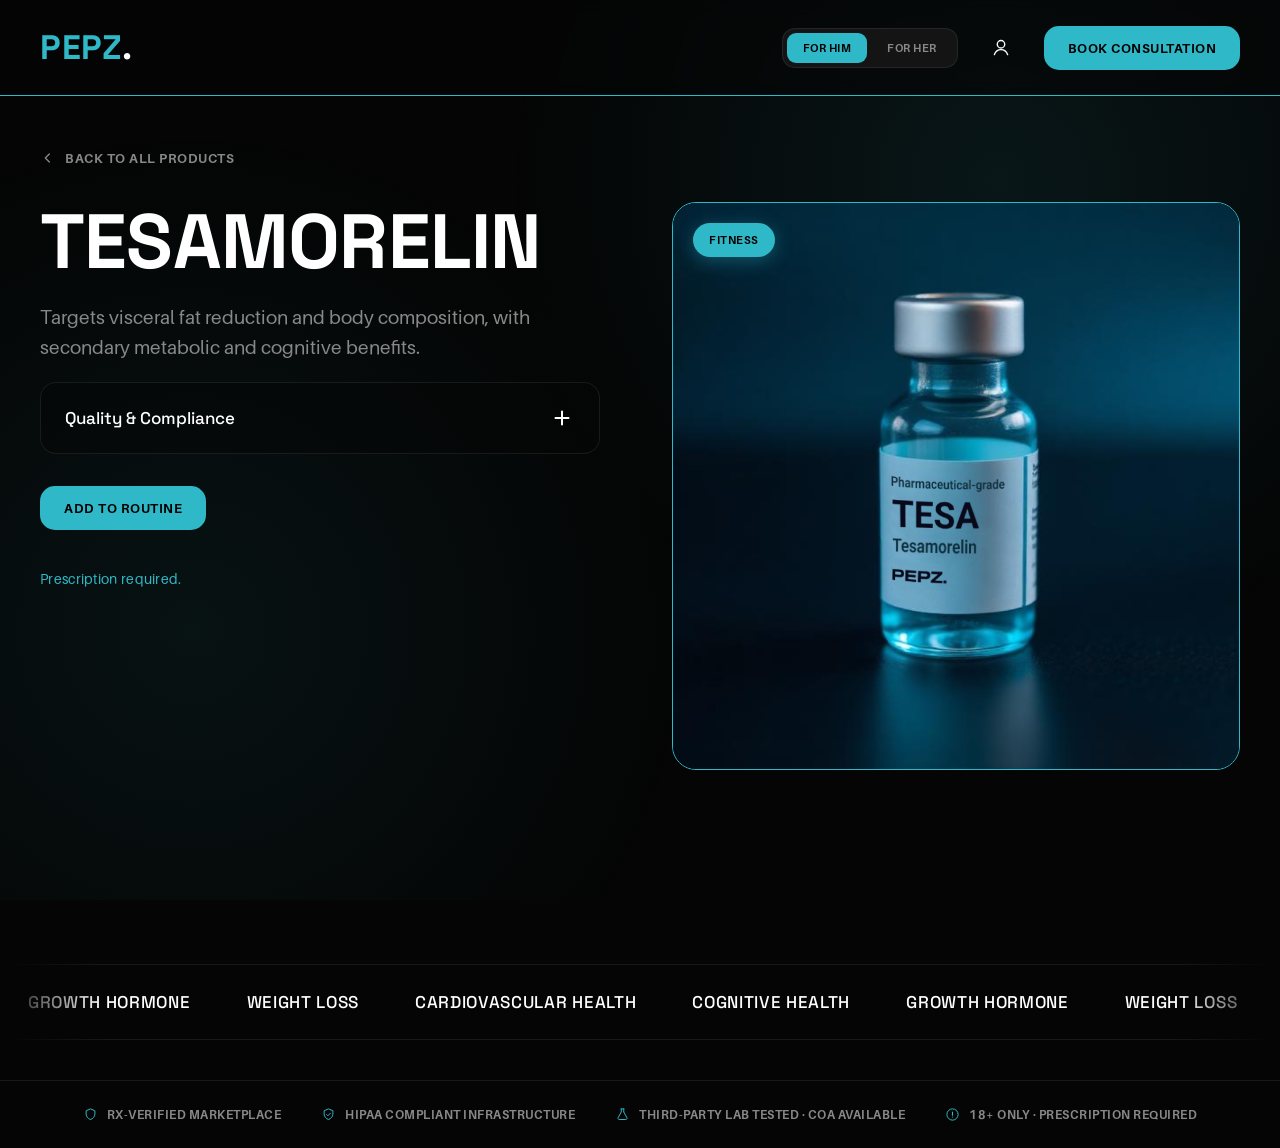
<file: products/tesamorelin.html>
<!DOCTYPE html>
<html lang="en">
<head>
<meta charset="UTF-8">
<meta name="viewport" content="width=device-width, initial-scale=1.0">
<title>Tesamorelin — PEPZ</title>
<meta name="description" content="Targets visceral fat reduction and body composition, with secondary metabolic and cognitive benefits. Pharmaceutical-grade peptide, prescription required.">
<link rel="preconnect" href="https://fonts.googleapis.com">
<link rel="preconnect" href="https://fonts.gstatic.com" crossorigin>
<link href="https://fonts.googleapis.com/css2?family=Space+Grotesk:wght@400;500;700&display=swap" rel="stylesheet">
<link rel="stylesheet" href="../assets/product.css">
</head>
<body>
<div id="siteGradientBg" aria-hidden="true"></div>

<!-- ================= HEADER (shared site header) ================= -->
<header class="site-header" id="siteHeader">
  <a class="logo" href="../index.html#home"><span>PEPZ</span>.</a>
  <div class="header-actions">
    <div class="gender-switch" role="tablist" aria-label="Shop by">
      <button class="gender-switch-btn active" id="tabHim" data-gender="him" role="tab" aria-selected="true">For Him</button>
      <button class="gender-switch-btn" id="tabHer" data-gender="her" role="tab" aria-selected="false">For Her</button>
    </div>
    <button class="icon-btn" aria-label="Account / Sign in">
      <svg viewBox="0 0 24 24" fill="none" width="20" height="20"><path d="M12 12a4.5 4.5 0 1 0 0-9 4.5 4.5 0 0 0 0 9Z" stroke="currentColor" stroke-width="1.6"/><path d="M4 20c1.4-3.8 4.6-6 8-6s6.6 2.2 8 6" stroke="currentColor" stroke-width="1.6" stroke-linecap="round"/></svg>
    </button>
    <button class="btn-primary pdp-book" id="bookConsultBtn">Book Consultation</button>
  </div>
</header>

<!-- ================= PRODUCT DETAIL ================= -->
<main class="pdp">
  <a class="pdp-back" href="../index.html#productsView">
    <svg viewBox="0 0 24 24" fill="none"><path d="M14 6l-6 6 6 6" stroke="currentColor" stroke-width="2" stroke-linecap="round" stroke-linejoin="round"/></svg>
    Back to All Products
  </a>

  <div class="pdp-grid">
    <!-- LEFT: info -->
    <div class="pdp-info">
      <h1 class="pdp-name">Tesamorelin</h1>
      <p class="pdp-desc">Targets visceral fat reduction and body composition, with secondary metabolic and cognitive benefits.</p>

      <div class="pdp-accordion" id="qcAccordion">
        <button class="pdp-accordion-head" id="qcToggle" aria-expanded="false" aria-controls="qcBody">
          <span>Quality &amp; Compliance</span>
          <span class="pdp-accordion-icon" aria-hidden="true"></span>
        </button>
        <div class="pdp-accordion-body" id="qcBody">
          <div>
            <ul class="pdp-accordion-list">
            <li>Compounded in a USA-certified <span class="accent">503A/503B</span> pharmacy</li>
            <li>Third-party tested with <span class="accent">full COA documentation</span></li>
            <li>Pharmaceutical-grade purity — prescription required</li>
            </ul>
          </div>
        </div>
      </div>

      <div class="pdp-cta-row">
        <button class="btn-primary" id="addRoutineBtn">Add To Routine</button>
      </div>

      <p class="pdp-rx">Prescription required.</p>
    </div>

    <!-- RIGHT: media -->
    <div class="pdp-media">
      <div class="pdp-stage">
        <span class="pdp-badge">Fitness</span>
        <div class="pdp-slides" id="pdpSlides">
        <div class="pdp-slide active"><img src="../assets/tesamorelin-1-CRfOSXuX.png.png" alt="Tesamorelin — pharmaceutical-grade vial"></div>
        </div>
      </div>
    </div>
  </div>
</main>

<!-- ================= TAG MARQUEE ================= -->
<div class="pdp-marquee" aria-hidden="true">
  <div class="pdp-marquee-inner"><span class="pdp-marquee-item">Growth Hormone</span><span class="pdp-marquee-item">Weight Loss</span><span class="pdp-marquee-item">Cardiovascular Health</span><span class="pdp-marquee-item">Cognitive Health</span><span class="pdp-marquee-item">Growth Hormone</span><span class="pdp-marquee-item">Weight Loss</span><span class="pdp-marquee-item">Cardiovascular Health</span><span class="pdp-marquee-item">Cognitive Health</span><span class="pdp-marquee-item">Growth Hormone</span><span class="pdp-marquee-item">Weight Loss</span><span class="pdp-marquee-item">Cardiovascular Health</span><span class="pdp-marquee-item">Cognitive Health</span><span class="pdp-marquee-item">Growth Hormone</span><span class="pdp-marquee-item">Weight Loss</span><span class="pdp-marquee-item">Cardiovascular Health</span><span class="pdp-marquee-item">Cognitive Health</span><span class="pdp-marquee-item">Growth Hormone</span><span class="pdp-marquee-item">Weight Loss</span><span class="pdp-marquee-item">Cardiovascular Health</span><span class="pdp-marquee-item">Cognitive Health</span><span class="pdp-marquee-item">Growth Hormone</span><span class="pdp-marquee-item">Weight Loss</span><span class="pdp-marquee-item">Cardiovascular Health</span><span class="pdp-marquee-item">Cognitive Health</span><span class="pdp-marquee-item">Growth Hormone</span><span class="pdp-marquee-item">Weight Loss</span><span class="pdp-marquee-item">Cardiovascular Health</span><span class="pdp-marquee-item">Cognitive Health</span><span class="pdp-marquee-item">Growth Hormone</span><span class="pdp-marquee-item">Weight Loss</span><span class="pdp-marquee-item">Cardiovascular Health</span><span class="pdp-marquee-item">Cognitive Health</span><span class="pdp-marquee-item">Growth Hormone</span><span class="pdp-marquee-item">Weight Loss</span><span class="pdp-marquee-item">Cardiovascular Health</span><span class="pdp-marquee-item">Cognitive Health</span><span class="pdp-marquee-item">Growth Hormone</span><span class="pdp-marquee-item">Weight Loss</span><span class="pdp-marquee-item">Cardiovascular Health</span><span class="pdp-marquee-item">Cognitive Health</span><span class="pdp-marquee-item">Growth Hormone</span><span class="pdp-marquee-item">Weight Loss</span><span class="pdp-marquee-item">Cardiovascular Health</span><span class="pdp-marquee-item">Cognitive Health</span><span class="pdp-marquee-item">Growth Hormone</span><span class="pdp-marquee-item">Weight Loss</span><span class="pdp-marquee-item">Cardiovascular Health</span><span class="pdp-marquee-item">Cognitive Health</span></div>
</div>

<!-- ================= TRUST BAR ================= -->
<footer class="pdp-trust">
  <div class="pdp-trust-inner">
    <span class="pdp-trust-item"><svg viewBox="0 0 24 24" fill="none"><path d="M12 3l7 3v5c0 4.5-3 7.6-7 9-4-1.4-7-4.5-7-9V6l7-3Z" stroke="currentColor" stroke-width="1.6"/></svg>Rx-Verified Marketplace</span>
    <span class="pdp-trust-item"><svg viewBox="0 0 24 24" fill="none"><path d="M12 3l7 3v5c0 4.5-3 7.6-7 9-4-1.4-7-4.5-7-9V6l7-3Z" stroke="currentColor" stroke-width="1.6"/><path d="M9 12l2 2 4-4" stroke="currentColor" stroke-width="1.6" stroke-linecap="round" stroke-linejoin="round"/></svg>HIPAA Compliant Infrastructure</span>
    <span class="pdp-trust-item"><svg viewBox="0 0 24 24" fill="none"><path d="M9 3h6M10 3v5l-5 9a2 2 0 0 0 1.8 3h10.4A2 2 0 0 0 19 17l-5-9V3" stroke="currentColor" stroke-width="1.6" stroke-linejoin="round"/></svg>Third-Party Lab Tested · COA Available</span>
    <span class="pdp-trust-item"><svg viewBox="0 0 24 24" fill="none"><circle cx="12" cy="12" r="9" stroke="currentColor" stroke-width="1.6"/><path d="M12 8v5M12 16h.01" stroke="currentColor" stroke-width="1.8" stroke-linecap="round"/></svg>18+ Only · Prescription Required</span>
  </div>
</footer>

<script>
(function(){
  /* ---- Quality & Compliance accordion ---- */
  var acc = document.getElementById('qcAccordion');
  var toggle = document.getElementById('qcToggle');
  toggle.addEventListener('click', function(){
    var open = acc.classList.toggle('open');
    toggle.setAttribute('aria-expanded', String(open));
  });

  /* ---- Image carousel (dots) ---- */
  var dots = Array.prototype.slice.call(document.querySelectorAll('.pdp-dot'));
  var slides = Array.prototype.slice.call(document.querySelectorAll('.pdp-slide'));
  dots.forEach(function(dot){
    dot.addEventListener('click', function(){
      var i = parseInt(dot.getAttribute('data-slide'), 10);
      dots.forEach(function(d){ d.classList.remove('active'); });
      slides.forEach(function(s){ s.classList.remove('active'); });
      dot.classList.add('active');
      if (slides[i]) slides[i].classList.add('active');
    });
  });

  /* ---- For Him / For Her theme switch (live re-theme, same as index.html) ---- */
  var tabHim = document.getElementById('tabHim');
  var tabHer = document.getElementById('tabHer');
  function setGender(g){
    var isHer = g === 'her';
    document.documentElement.classList.toggle('theme-her', isHer);
    tabHim.classList.toggle('active', !isHer);
    tabHim.setAttribute('aria-selected', String(!isHer));
    tabHer.classList.toggle('active', isHer);
    tabHer.setAttribute('aria-selected', String(isHer));
    try { localStorage.setItem('pepz-theme', g); } catch(e){}
  }
  tabHim.addEventListener('click', function(){ setGender('him'); });
  tabHer.addEventListener('click', function(){ setGender('her'); });

  /* ---- Header "Book Consultation" → main consultation flow ---- */
  var book = document.getElementById('bookConsultBtn');
  if (book) book.addEventListener('click', function(){ window.location.href = '../index.html#contact'; });

  /* ---- "Add To Routine" → Build My Routine section on the main site ---- */
  var routine = document.getElementById('addRoutineBtn');
  if (routine) routine.addEventListener('click', function(){ window.location.href = '../index.html#build-routine'; });
})();
</script>
</body>
</html>
</file>
<file: assets/product.css>
/* =============================================================
   PEPZ — Product detail page stylesheet
   Self-contained: reuses the exact design tokens, themes (For Him /
   For Her), header, and button system from index.html so every product
   page is visually part of the same site. Layout below (.pdp-*) is new,
   built to the Figma product-page reference but in the site's language.
   ============================================================= */

/* ---------- Aileron (body) — self-hosted, CC0 (see fonts/Aileron-LICENSE.txt) ---------- */
@font-face{ font-family:'Aileron'; src:url('fonts/Aileron-Light.woff2') format('woff2'); font-weight:300; font-style:normal; font-display:swap; }
@font-face{ font-family:'Aileron'; src:url('fonts/Aileron-Regular.woff2') format('woff2'); font-weight:400; font-style:normal; font-display:swap; }
@font-face{ font-family:'Aileron'; src:url('fonts/Aileron-SemiBold.woff2') format('woff2'); font-weight:600; font-style:normal; font-display:swap; }
@font-face{ font-family:'Aileron'; src:url('fonts/Aileron-Bold.woff2') format('woff2'); font-weight:700; font-style:normal; font-display:swap; }

/* ---------- Design tokens (verbatim from index.html) ---------- */
:root{
  --bg:#050505;
  --bg-rgb:5,5,5;
  --card:#0f0f0f;
  --muted-surface:#141414;
  --brand:#2fb8c7;
  --brand-glow-rgb:47,184,199;
  --fg:#ffffff;
  --muted-fg:#888888;
  --destructive:#e7000b;
  --border:rgba(255,255,255,0.08);
  --input:rgba(255,255,255,0.10);
  --primary-fg:#000000;
}
/* ---------- GLOBAL "For Her" theme (verbatim) ---------- */
html.theme-her{
  --bg:#ffffff;
  --bg-rgb:255,255,255;
  --card:#ffffff;
  --muted-surface:#f7f2f6;
  --brand:#d6479e;
  --brand-glow-rgb:214,71,158;
  --fg:#000000;
  --muted-fg:#6b5a68;
  --border:rgba(0,0,0,0.12);
  --input:rgba(0,0,0,0.12);
}

*{box-sizing:border-box;}
html{scroll-behavior:smooth;}
body{
  margin:0;
  background:var(--bg);
  color:var(--fg);
  font-family:'Aileron',-apple-system,BlinkMacSystemFont,'Segoe UI',sans-serif;
  overflow-x:hidden;
  transition:background .3s ease, color .3s ease;
}
h1,h2,h3,h4,h5,h6,.logo{
  font-family:'Space Grotesk',-apple-system,BlinkMacSystemFont,'Segoe UI',sans-serif;
}
a{color:inherit;text-decoration:none;}
button{font-family:inherit;}

/* ---------- Shared glow-pulse + button keyframes (verbatim) ---------- */
@keyframes glow-pulse-text{
  0%,100%{ text-shadow:0 0 18px rgba(var(--brand-glow-rgb),0.35), 0 0 34px rgba(var(--brand-glow-rgb),0.18); }
  50%{ text-shadow:0 0 34px rgba(var(--brand-glow-rgb),0.75), 0 0 60px rgba(var(--brand-glow-rgb),0.4); }
}
@keyframes btn-glow-pop{
  0%{ box-shadow:0 6px 20px rgba(var(--brand-glow-rgb),0.25); }
  40%{ box-shadow:0 4px 28px rgba(var(--brand-glow-rgb),0.55); }
  100%{ box-shadow:0 4px 14px rgba(var(--brand-glow-rgb),0.3); }
}
@keyframes btn-glow-pop-outline{
  0%{ box-shadow:0 0 0 rgba(var(--brand-glow-rgb),0); }
  40%{ box-shadow:0 0 22px rgba(var(--brand-glow-rgb),0.45); }
  100%{ box-shadow:0 0 10px rgba(var(--brand-glow-rgb),0.2); }
}

/* ---------- Button system (verbatim) ---------- */
.btn-primary{
  background:var(--brand);
  color:var(--primary-fg);
  border:none;
  border-radius:15px;
  padding:14px 24px;
  font-weight:700;
  font-size:13px;
  letter-spacing:0.5px;
  text-transform:uppercase;
  cursor:pointer;
  transition:transform .15s ease, box-shadow .15s ease, filter .15s ease;
}
.btn-primary:hover{ transform:translateY(-1px); box-shadow:0 6px 24px rgba(var(--brand-glow-rgb),0.4); filter:brightness(1.05); }
.btn-primary:active{ transform:translateY(0) scale(.97); animation:btn-glow-pop .4s ease-out; }

.btn-outline{
  background:transparent;
  color:var(--fg);
  border:1px solid var(--brand);
  border-radius:15px;
  padding:13px 24px;
  font-weight:700;
  font-size:13px;
  letter-spacing:0.5px;
  text-transform:uppercase;
  cursor:pointer;
  transition:transform .15s ease, box-shadow .15s ease, background .2s ease;
}
.btn-outline:hover{ background:rgba(var(--brand-glow-rgb),0.1); transform:translateY(-1px); box-shadow:0 0 18px rgba(var(--brand-glow-rgb),0.25); }
.btn-outline:active{ transform:translateY(0) scale(.97); background:var(--brand); color:var(--primary-fg); animation:btn-glow-pop-outline .4s ease-out; }

.icon-btn{
  width:38px;height:38px;
  display:flex;align-items:center;justify-content:center;
  border-radius:50%;
  border:1px solid transparent;
  background:transparent;
  color:var(--fg);
  cursor:pointer;
  transition:border-color .2s ease, transform .15s ease, box-shadow .15s ease;
}
.icon-btn:hover{ border-color:var(--brand); transform:translateY(-1px); box-shadow:0 0 14px rgba(var(--brand-glow-rgb),0.3); }
.icon-btn:active{ transform:translateY(0) scale(.97); animation:btn-glow-pop-outline .4s ease-out; }

/* ---------- Global ambient background (verbatim) ---------- */
#siteGradientBg{
  position:fixed;
  inset:0;
  pointer-events:none;
  z-index:0;
  background:
    radial-gradient(circle at 78% 20%, rgba(var(--brand-glow-rgb),0.10), transparent 40%),
    radial-gradient(circle at 15% 70%, rgba(var(--brand-glow-rgb),0.08), transparent 40%);
}

/* ---------- Header (verbatim structure from index.html) ---------- */
.site-header{
  position:fixed;
  top:0;left:0;right:0;
  height:96px;
  z-index:200;
  display:flex;
  align-items:center;
  justify-content:space-between;
  padding:0 40px;
  background:rgba(var(--bg-rgb),0.62);
  backdrop-filter:blur(8px);
  -webkit-backdrop-filter:blur(8px);
  border-bottom:1px solid var(--brand);
  transition:border-color .3s ease, background .3s ease;
}
.logo{ font-weight:900; font-size:34px; text-transform:uppercase; letter-spacing:0.5px; }
.logo span{ color:var(--brand); }
.header-actions{ display:flex; align-items:center; gap:24px; }

.gender-switch{
  display:inline-flex;
  gap:4px;
  border:1px solid var(--border);
  border-radius:13px;
  padding:4px;
  background:var(--muted-surface);
}
.gender-switch-btn{
  border:none;
  background:transparent;
  color:var(--muted-fg);
  font-weight:700;
  font-size:11px;
  letter-spacing:0.5px;
  text-transform:uppercase;
  padding:8px 16px;
  border-radius:9px;
  cursor:pointer;
  transition:background .2s ease, color .2s ease;
}
.gender-switch-btn:hover{ color:var(--fg); }
.gender-switch-btn.active{ background:var(--brand); color:var(--primary-fg); }
html.theme-her .gender-switch-btn.active{ color:#ffffff; }

/* =============================================================
   PRODUCT DETAIL PAGE (new — Figma reference, site language)
   ============================================================= */
.pdp{
  position:relative;
  z-index:1;
  max-width:1280px;
  margin:0 auto;
  padding:150px 40px 80px;      /* clears the 96px fixed header */
  min-height:100vh;
}

/* Back link — mirrors pepz.com "← Back to All Products" */
.pdp-back{
  display:inline-flex;
  align-items:center;
  gap:9px;
  font-size:13px;
  font-weight:700;
  letter-spacing:0.5px;
  text-transform:uppercase;
  color:var(--muted-fg);
  margin-bottom:36px;
  transition:color .2s ease, gap .2s ease;
}
.pdp-back:hover{ color:var(--brand); gap:13px; }
.pdp-back svg{ width:16px; height:16px; }

/* Two-column grid: image left in Figma is on the RIGHT — matches screenshot */
.pdp-grid{
  display:grid;
  grid-template-columns:1fr 1fr;
  gap:64px;
  align-items:start;
}

/* ---- LEFT column: name / description / accordion / rx note ---- */
.pdp-info{ display:flex; flex-direction:column; }

.pdp-name{
  font-weight:900;
  font-size:clamp(48px,6vw,88px);
  line-height:1.02;
  letter-spacing:-0.01em;
  text-transform:uppercase;
  margin:0 0 22px;
}

.pdp-desc{
  font-size:clamp(17px,1.5vw,21px);
  font-weight:400;
  line-height:1.55;
  color:var(--muted-fg);
  max-width:520px;
  margin:0 0 20px;
}

/* Category / benefit tag chips (from pepz.com product tags) */
.pdp-tags{
  display:flex;
  flex-wrap:wrap;
  gap:10px;
  margin:0 0 32px;
}
.pdp-tag{
  font-size:11px;
  font-weight:700;
  letter-spacing:0.5px;
  text-transform:uppercase;
  color:var(--muted-fg);
  border:1px solid var(--border);
  background:var(--muted-surface);
  border-radius:999px;
  padding:7px 14px;
}

/* ---- Quality & Compliance accordion ---- */
.pdp-accordion{
  border:1px solid var(--border);
  border-radius:16px;
  background:rgba(var(--bg-rgb),0.4);
  overflow:hidden;
  margin:0 0 32px;
  max-width:560px;
  transition:border-color .25s ease, box-shadow .25s ease;
}
.pdp-accordion.open{
  border-color:var(--brand);
  box-shadow:0 0 22px rgba(var(--brand-glow-rgb),0.14);
}
.pdp-accordion-head{
  width:100%;
  display:flex;
  align-items:center;
  justify-content:space-between;
  gap:16px;
  background:transparent;
  border:none;
  color:var(--fg);
  cursor:pointer;
  padding:22px 24px;
  font-family:'Space Grotesk',sans-serif;
  font-size:17px;
  font-weight:500;
  text-align:left;
  transition:color .2s ease;
}
.pdp-accordion-head:hover{ color:var(--brand); }
.pdp-accordion.open .pdp-accordion-head{ color:var(--brand); }
.pdp-accordion-icon{
  flex:none;
  width:26px;height:26px;
  position:relative;
}
/* + / × morph */
.pdp-accordion-icon::before,
.pdp-accordion-icon::after{
  content:"";
  position:absolute;
  top:50%;left:50%;
  width:15px;height:2px;
  background:currentColor;
  border-radius:2px;
  transition:transform .3s cubic-bezier(.16,.84,.44,1);
}
.pdp-accordion-icon::before{ transform:translate(-50%,-50%) rotate(0deg); }
.pdp-accordion-icon::after{ transform:translate(-50%,-50%) rotate(90deg); }
.pdp-accordion.open .pdp-accordion-icon::before{ transform:translate(-50%,-50%) rotate(45deg); }
.pdp-accordion.open .pdp-accordion-icon::after{ transform:translate(-50%,-50%) rotate(-45deg); }

.pdp-accordion-body{
  display:grid;
  grid-template-rows:0fr;
  transition:grid-template-rows .35s cubic-bezier(.16,.84,.44,1);
}
.pdp-accordion.open .pdp-accordion-body{ grid-template-rows:1fr; }
.pdp-accordion-body > div{ overflow:hidden; }
.pdp-accordion-list{
  list-style:none;
  margin:0;
  padding:0 24px 24px;
  display:flex;
  flex-direction:column;
  gap:12px;
}
.pdp-accordion-list li{
  position:relative;
  padding-left:22px;
  font-size:15px;
  line-height:1.5;
  color:var(--muted-fg);
}
.pdp-accordion-list li::before{
  content:"";
  position:absolute;
  left:2px;top:9px;
  width:6px;height:6px;
  border-radius:50%;
  background:var(--brand);
}
.pdp-accordion-list .accent{ color:var(--brand); }

/* CTA row */
.pdp-cta-row{
  display:flex;
  flex-wrap:wrap;
  align-items:center;
  gap:16px;
  margin:0 0 26px;
}

/* Rx note */
.pdp-rx{
  font-size:14px;
  font-weight:400;
  color:var(--brand);
  letter-spacing:0.3px;
}
.pdp-rx span{ color:var(--muted-fg); }

/* ---- RIGHT column: glowing product image + carousel ---- */
.pdp-media{ display:flex; flex-direction:column; align-items:center; }

/* Cyan (For Him) / pink (For Her) glowing outline that gently breathes. */
@keyframes pdp-frame-glow{
  0%,100%{ box-shadow:0 0 0 1px rgba(var(--brand-glow-rgb),0.5) inset, 0 0 22px rgba(var(--brand-glow-rgb),0.28), 0 0 46px rgba(var(--brand-glow-rgb),0.16); }
  50%{ box-shadow:0 0 0 1px rgba(var(--brand-glow-rgb),0.8) inset, 0 0 34px rgba(var(--brand-glow-rgb),0.5), 0 0 70px rgba(var(--brand-glow-rgb),0.3); }
}
.pdp-stage{
  position:relative;
  width:100%;
  aspect-ratio:1/1;
  border-radius:24px;
  overflow:hidden;
  border:1.5px solid var(--brand);
  background:var(--card);
  animation:pdp-frame-glow 3.4s ease-in-out infinite;
}
.pdp-badge{
  position:absolute;
  top:20px;left:20px;
  z-index:3;
  display:inline-flex;
  align-items:center;
  height:34px;
  padding:0 16px;
  background:var(--brand);
  color:var(--primary-fg);
  font-size:11px;
  font-weight:700;
  letter-spacing:0.5px;
  text-transform:uppercase;
  border-radius:999px;
  box-shadow:0 4px 18px rgba(var(--brand-glow-rgb),0.35);
}
html.theme-her .pdp-badge{ color:#ffffff; }

/* slides */
.pdp-slides{ position:absolute; inset:0; }
.pdp-slide{
  position:absolute;
  inset:0;
  opacity:0;
  transition:opacity .5s ease;
  pointer-events:none;
}
.pdp-slide.active{ opacity:1; pointer-events:auto; }
.pdp-slide img{
  width:100%;
  height:100%;
  object-fit:cover;      /* fill the frame edge-to-edge */
  display:block;
}

/* carousel dots */
.pdp-dots{
  display:flex;
  gap:10px;
  margin-top:22px;
}
.pdp-dot{
  width:9px;height:9px;
  border-radius:50%;
  border:none;
  padding:0;
  background:var(--muted-fg);
  opacity:0.4;
  cursor:pointer;
  transition:opacity .2s ease, transform .2s ease, background .2s ease;
}
.pdp-dot:hover{ opacity:0.7; }
.pdp-dot.active{ background:var(--brand); opacity:1; transform:scale(1.25); }

/* ---------- Tag marquee (scrolling strip before the footer) ----------
   Mirrors pepz.com's homepage ticker: uppercase labels streaming
   horizontally, each capped with a cyan/pink "+" accent, bounded by the
   site's hairline borders. Hover to pause; disabled under reduced-motion. */
.pdp-marquee{
  position:relative;
  z-index:1;
  margin-top:64px;
  padding:26px 0;
  overflow:hidden;
  border-top:1px solid var(--border);
  border-bottom:1px solid var(--border);
  -webkit-mask-image:linear-gradient(90deg, transparent, #000 8%, #000 92%, transparent);
          mask-image:linear-gradient(90deg, transparent, #000 8%, #000 92%, transparent);
}
.pdp-marquee-inner{
  display:flex;
  width:max-content;
  animation:pdp-marquee-scroll 38s linear infinite;
}
.pdp-marquee:hover .pdp-marquee-inner{ animation-play-state:paused; }
@keyframes pdp-marquee-scroll{
  from{ transform:translateX(0); }
  to{ transform:translateX(-50%); }
}
.pdp-marquee-item{
  display:inline-flex;
  align-items:center;
  gap:16px;
  padding:0 28px;
  font-family:'Space Grotesk',sans-serif;
  font-size:17px;
  font-weight:500;
  letter-spacing:0.04em;
  text-transform:uppercase;
  color:var(--fg);
  white-space:nowrap;
}
@media (prefers-reduced-motion:reduce){
  .pdp-marquee-inner{ animation:none; transform:translateX(0); }
}

/* ---------- Trust bar (mirrors pepz.com) ---------- */
.pdp-trust{
  position:relative;
  z-index:1;
  border-top:1px solid var(--border);
  margin-top:40px;
}
.pdp-trust-inner{
  max-width:1280px;
  margin:0 auto;
  padding:26px 40px;
  display:flex;
  flex-wrap:wrap;
  align-items:center;
  justify-content:center;
  gap:18px 40px;
}
.pdp-trust-item{
  display:inline-flex;
  align-items:center;
  gap:9px;
  font-size:12px;
  font-weight:700;
  letter-spacing:0.5px;
  text-transform:uppercase;
  color:var(--muted-fg);
}
.pdp-trust-item svg{ width:15px; height:15px; color:var(--brand); flex:none; }

/* ---------- Responsive ---------- */
@media (max-width:900px){
  .site-header{ height:76px; padding:0 20px; }
  .logo{ font-size:26px; }
  .header-actions{ gap:12px; }
  .gender-switch-btn{ padding:6px 10px; font-size:9px; }
  .pdp{ padding:110px 20px 56px; }
  .pdp-grid{ grid-template-columns:1fr; gap:40px; }
  .pdp-media{ order:-1; }              /* image first on mobile, like the app */
  .pdp-name{ font-size:clamp(40px,11vw,60px); }
  .pdp-trust-inner{ padding:24px 20px; gap:14px 26px; }
}
@media (max-width:560px){
  .header-actions .pdp-book{ display:none; }   /* keep mobile header tidy */
}
</file>
